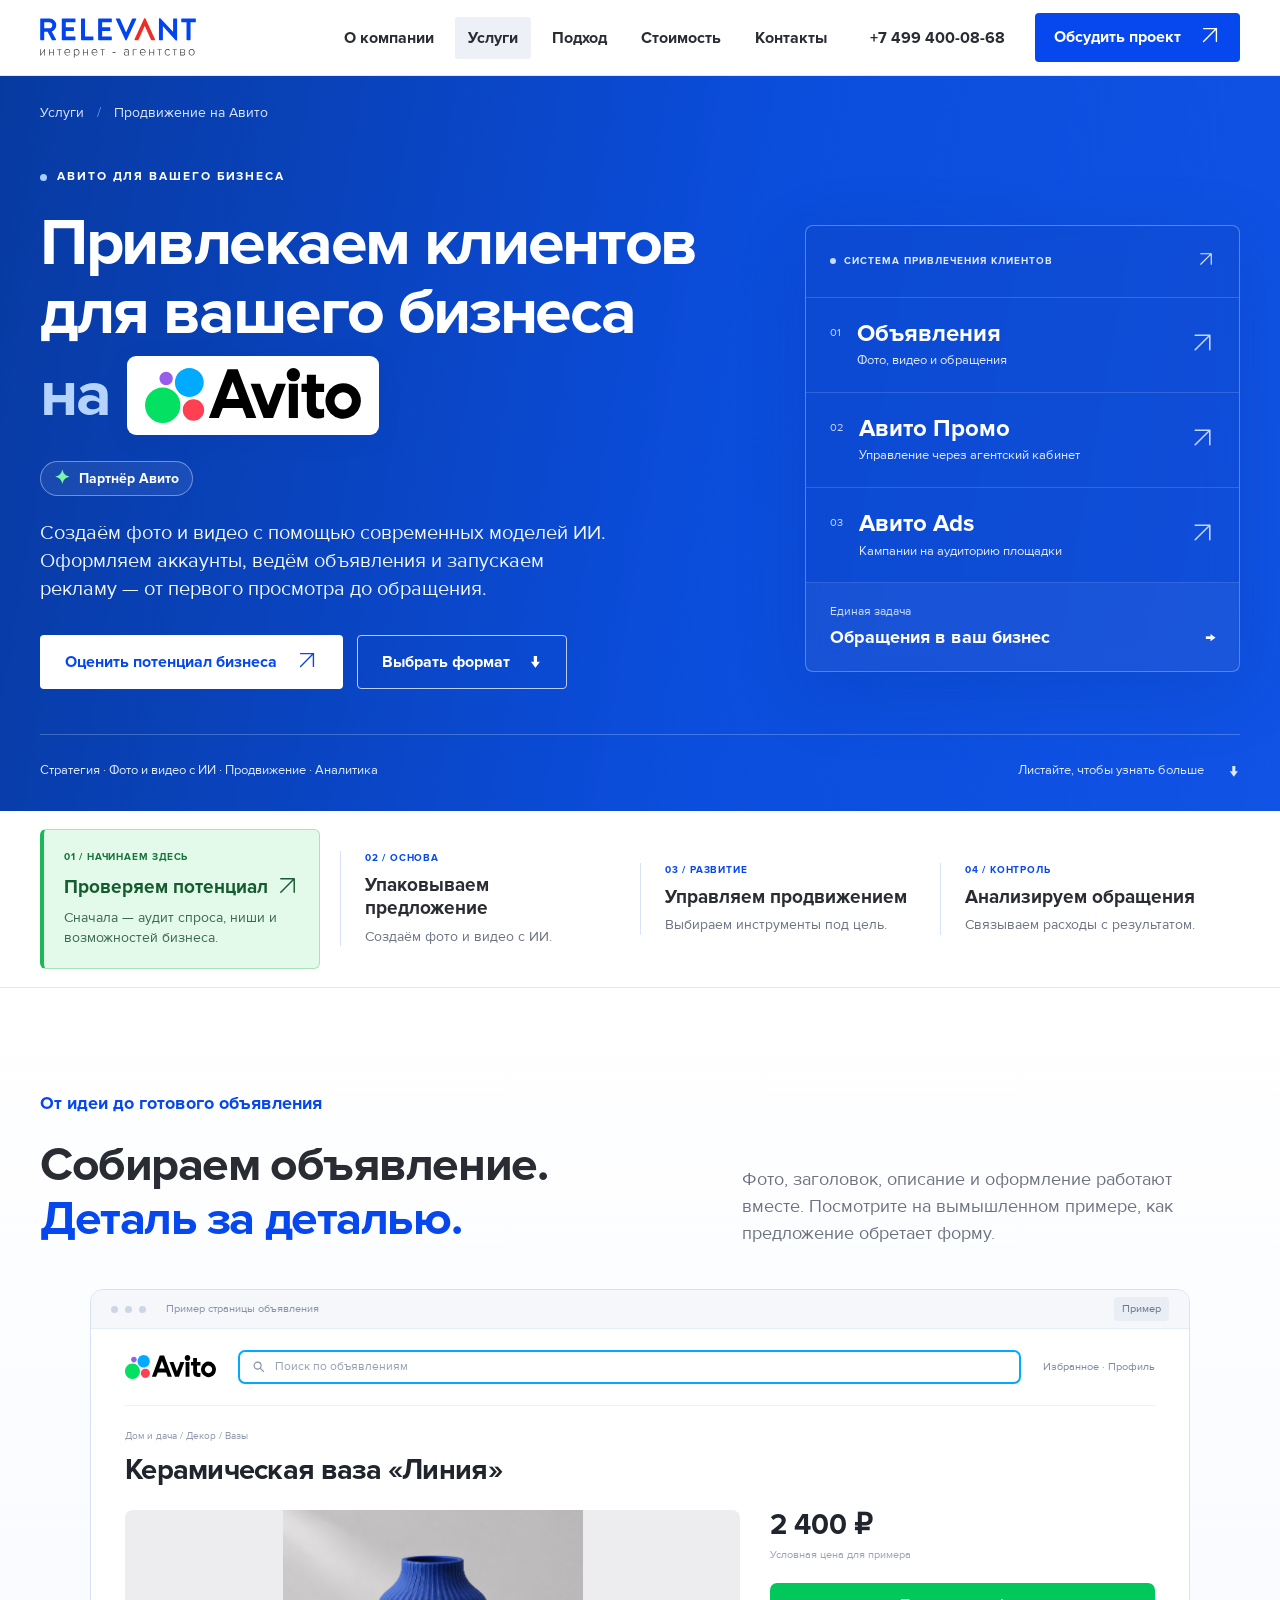
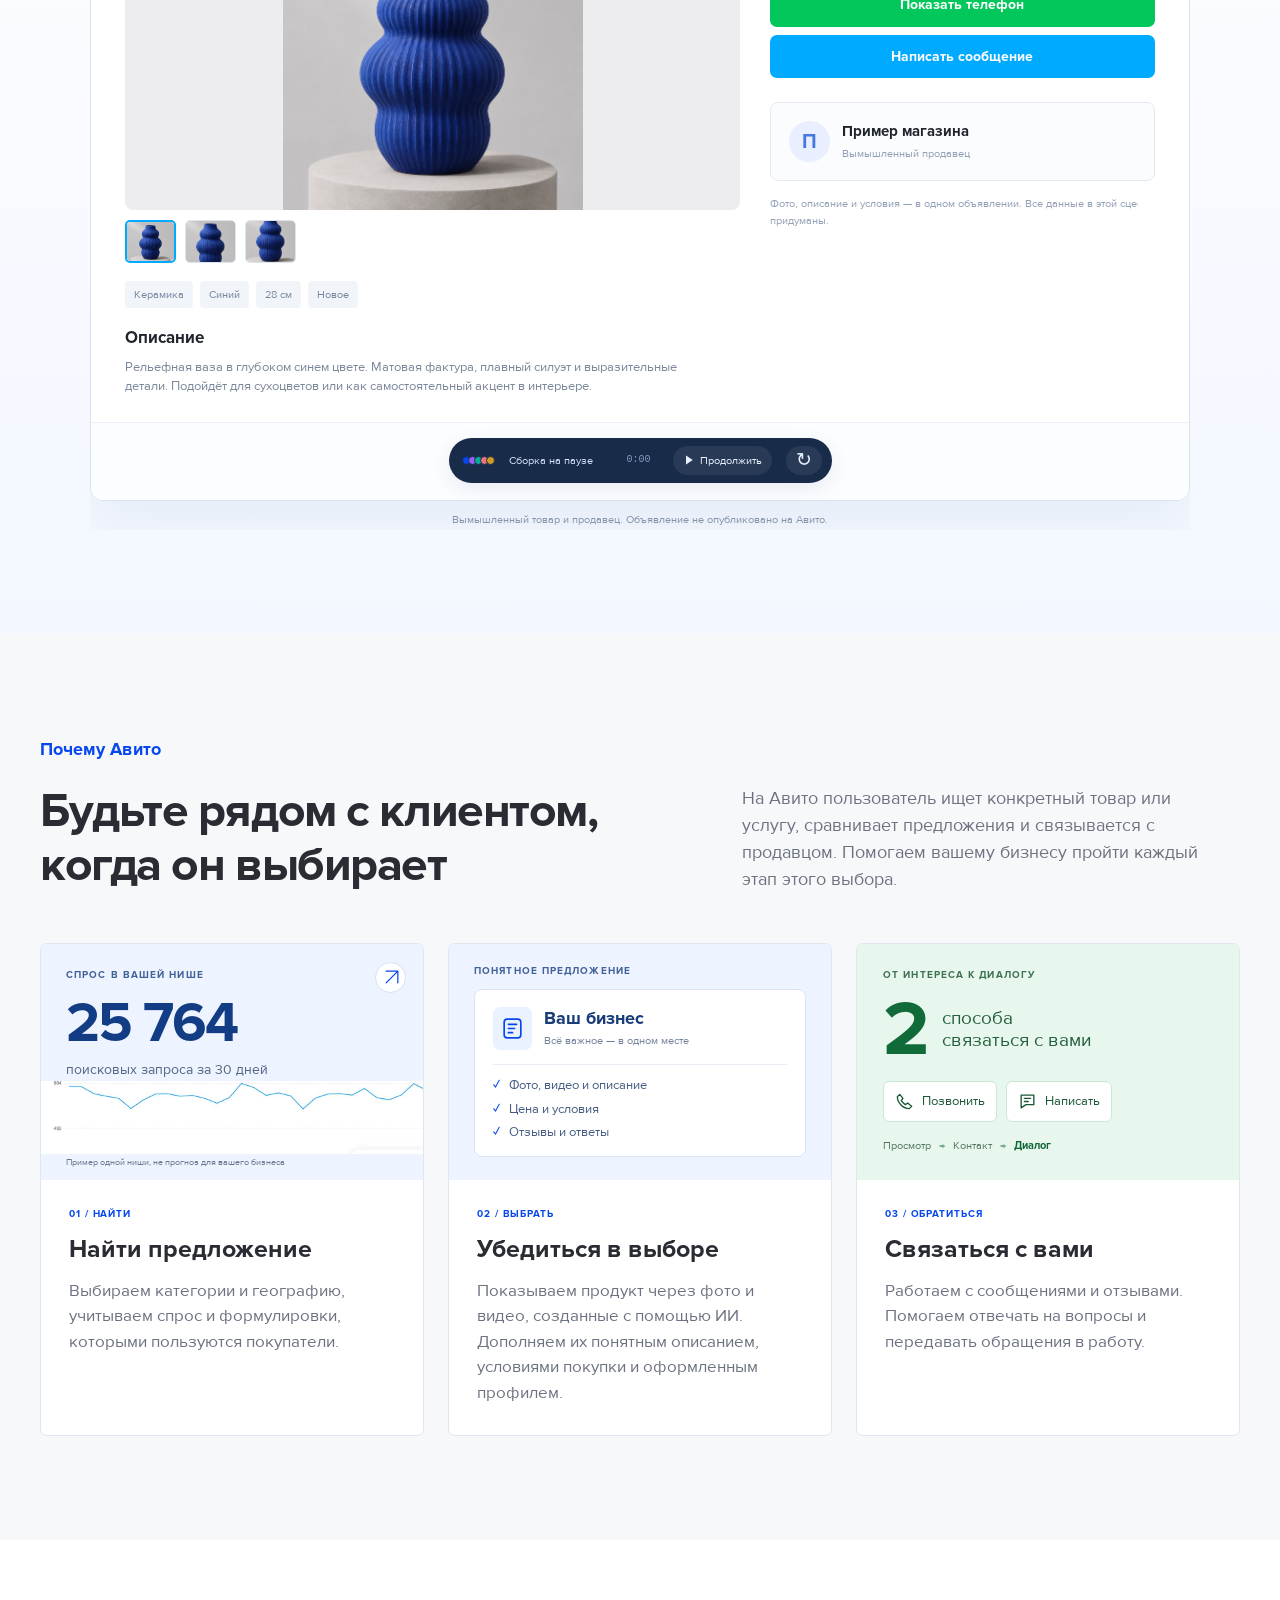
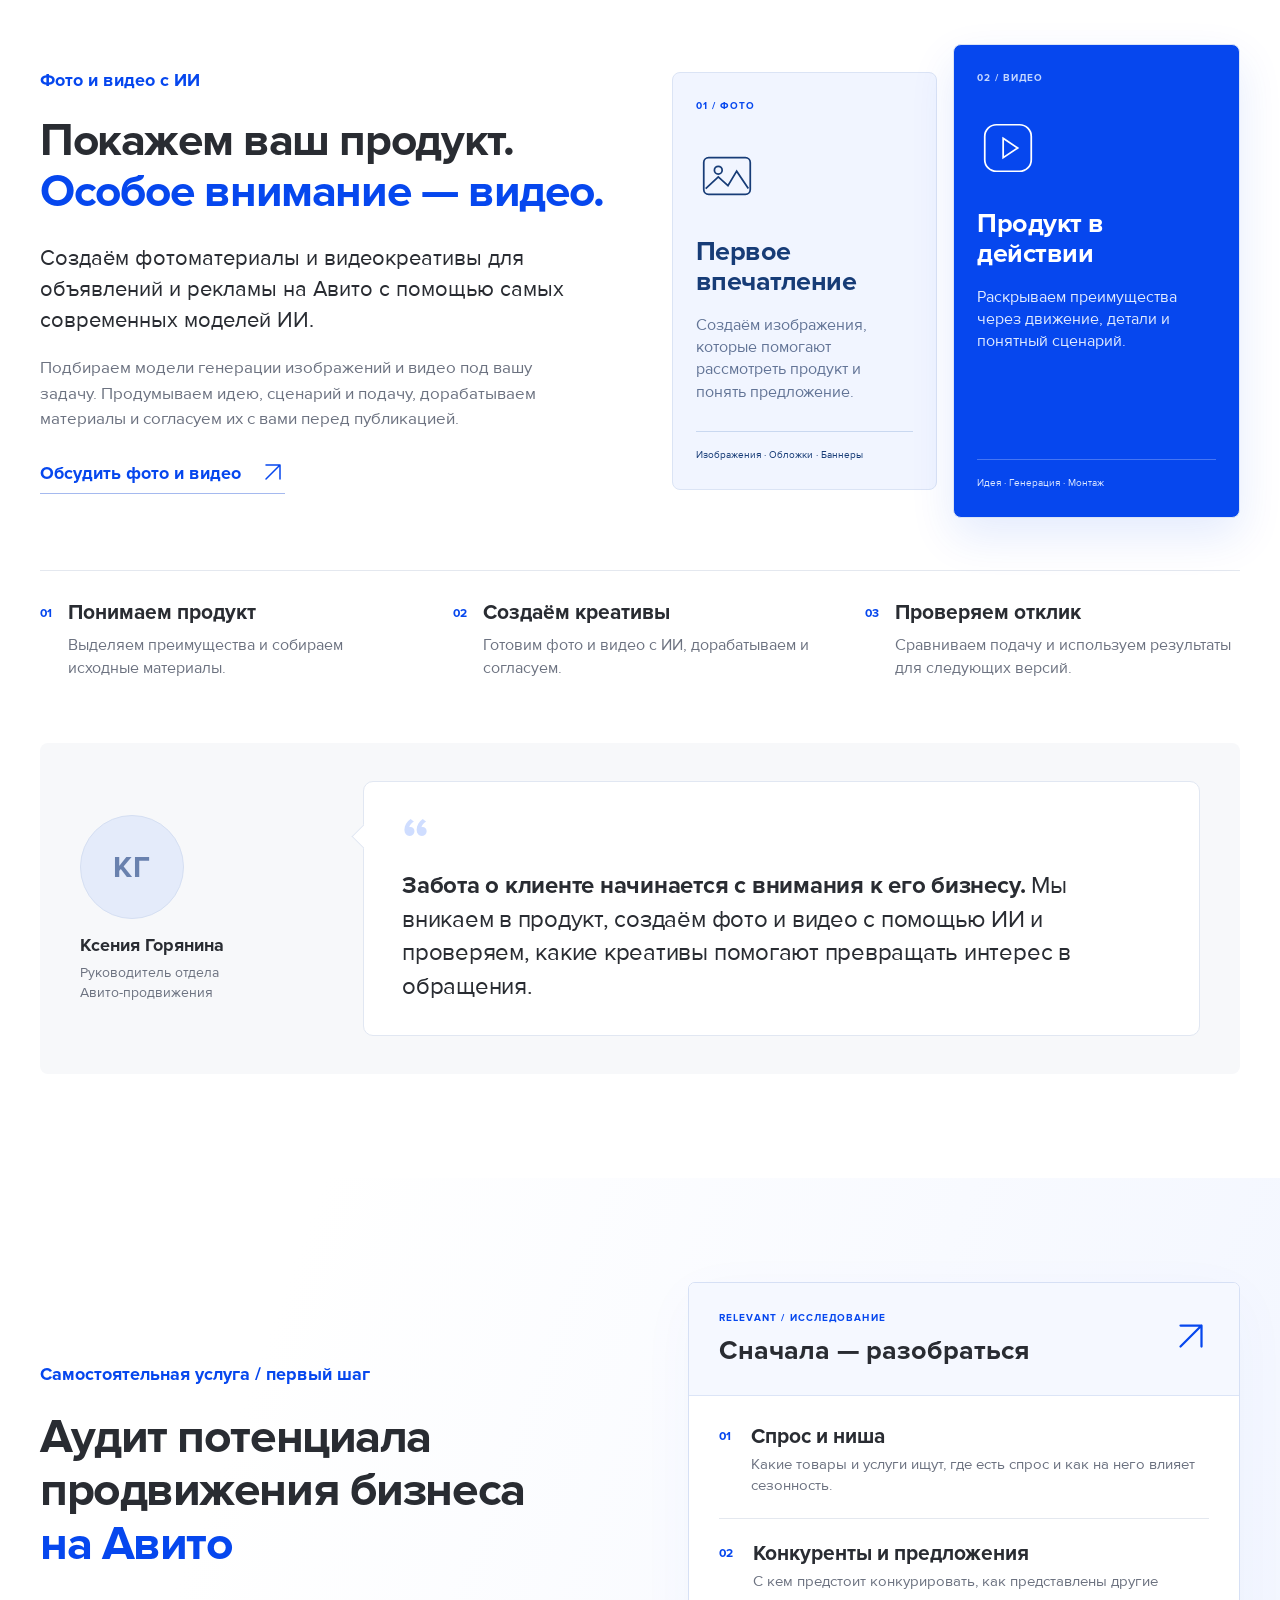
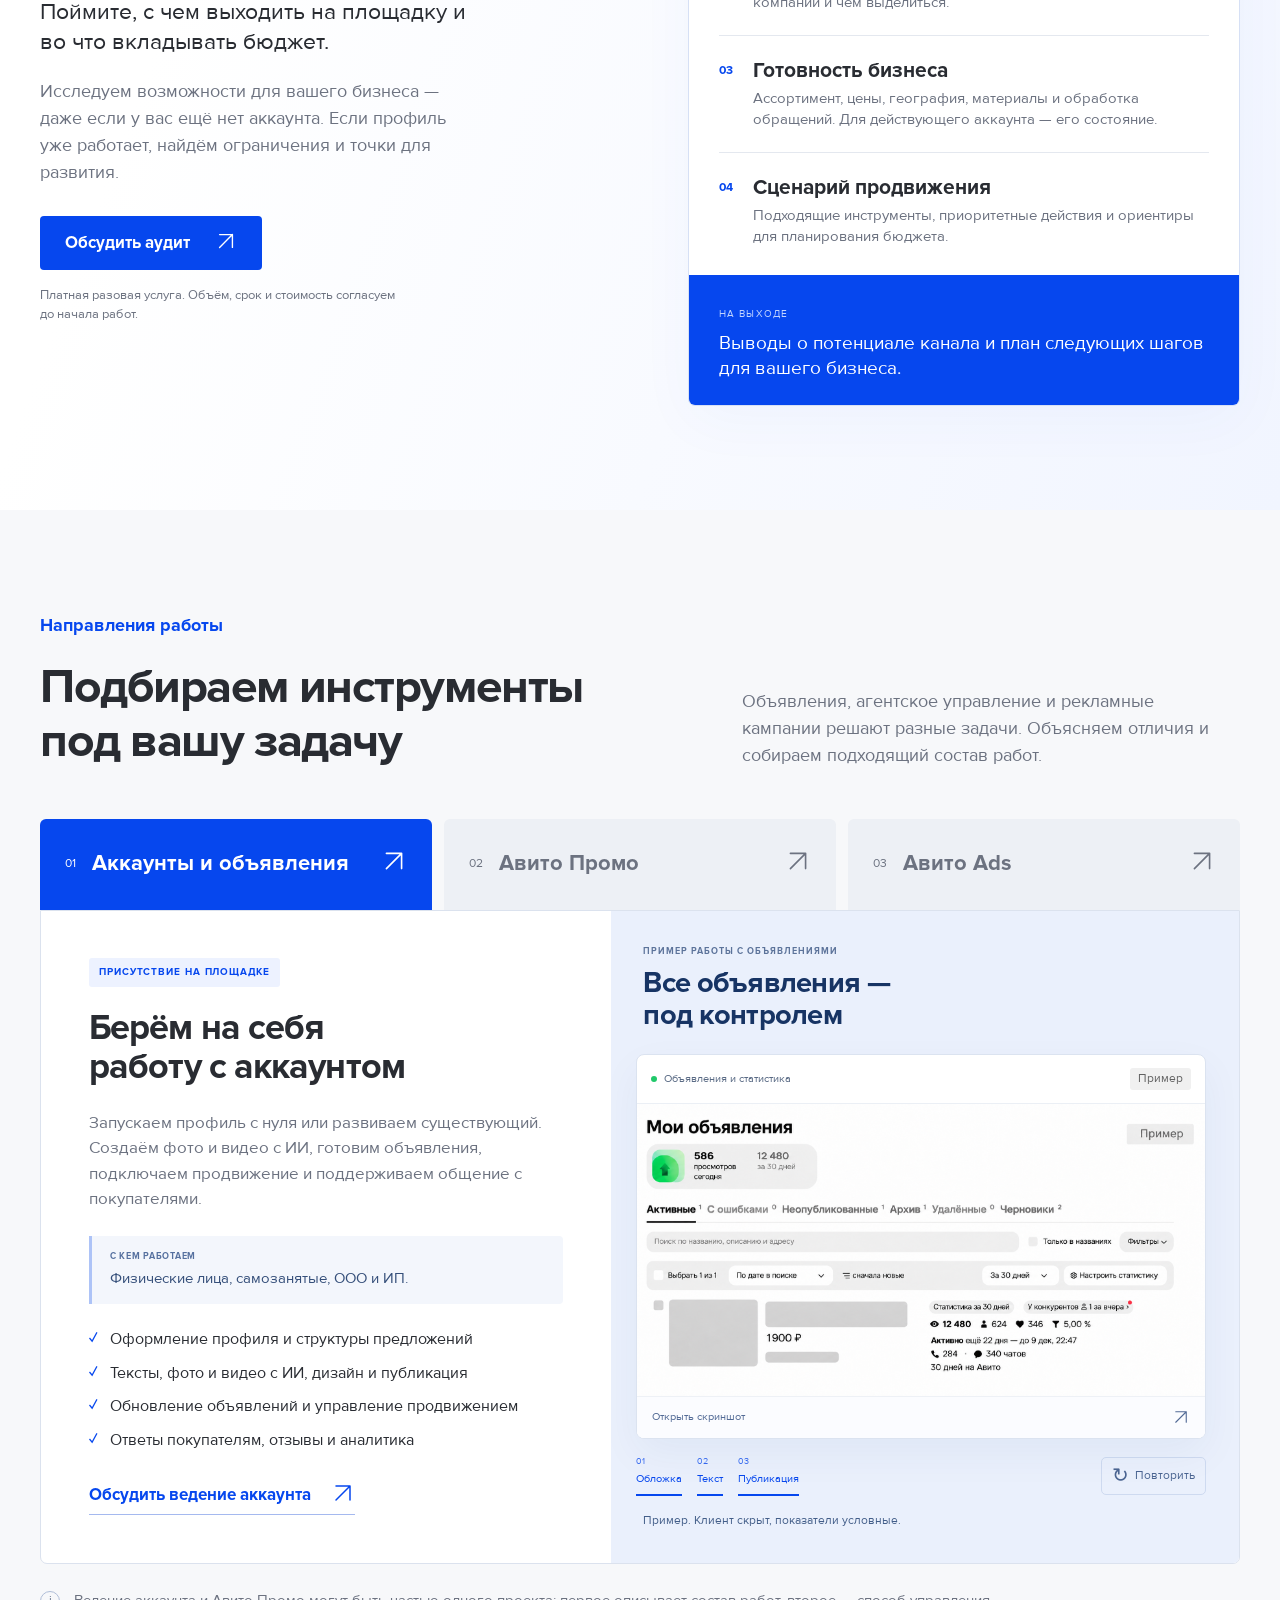
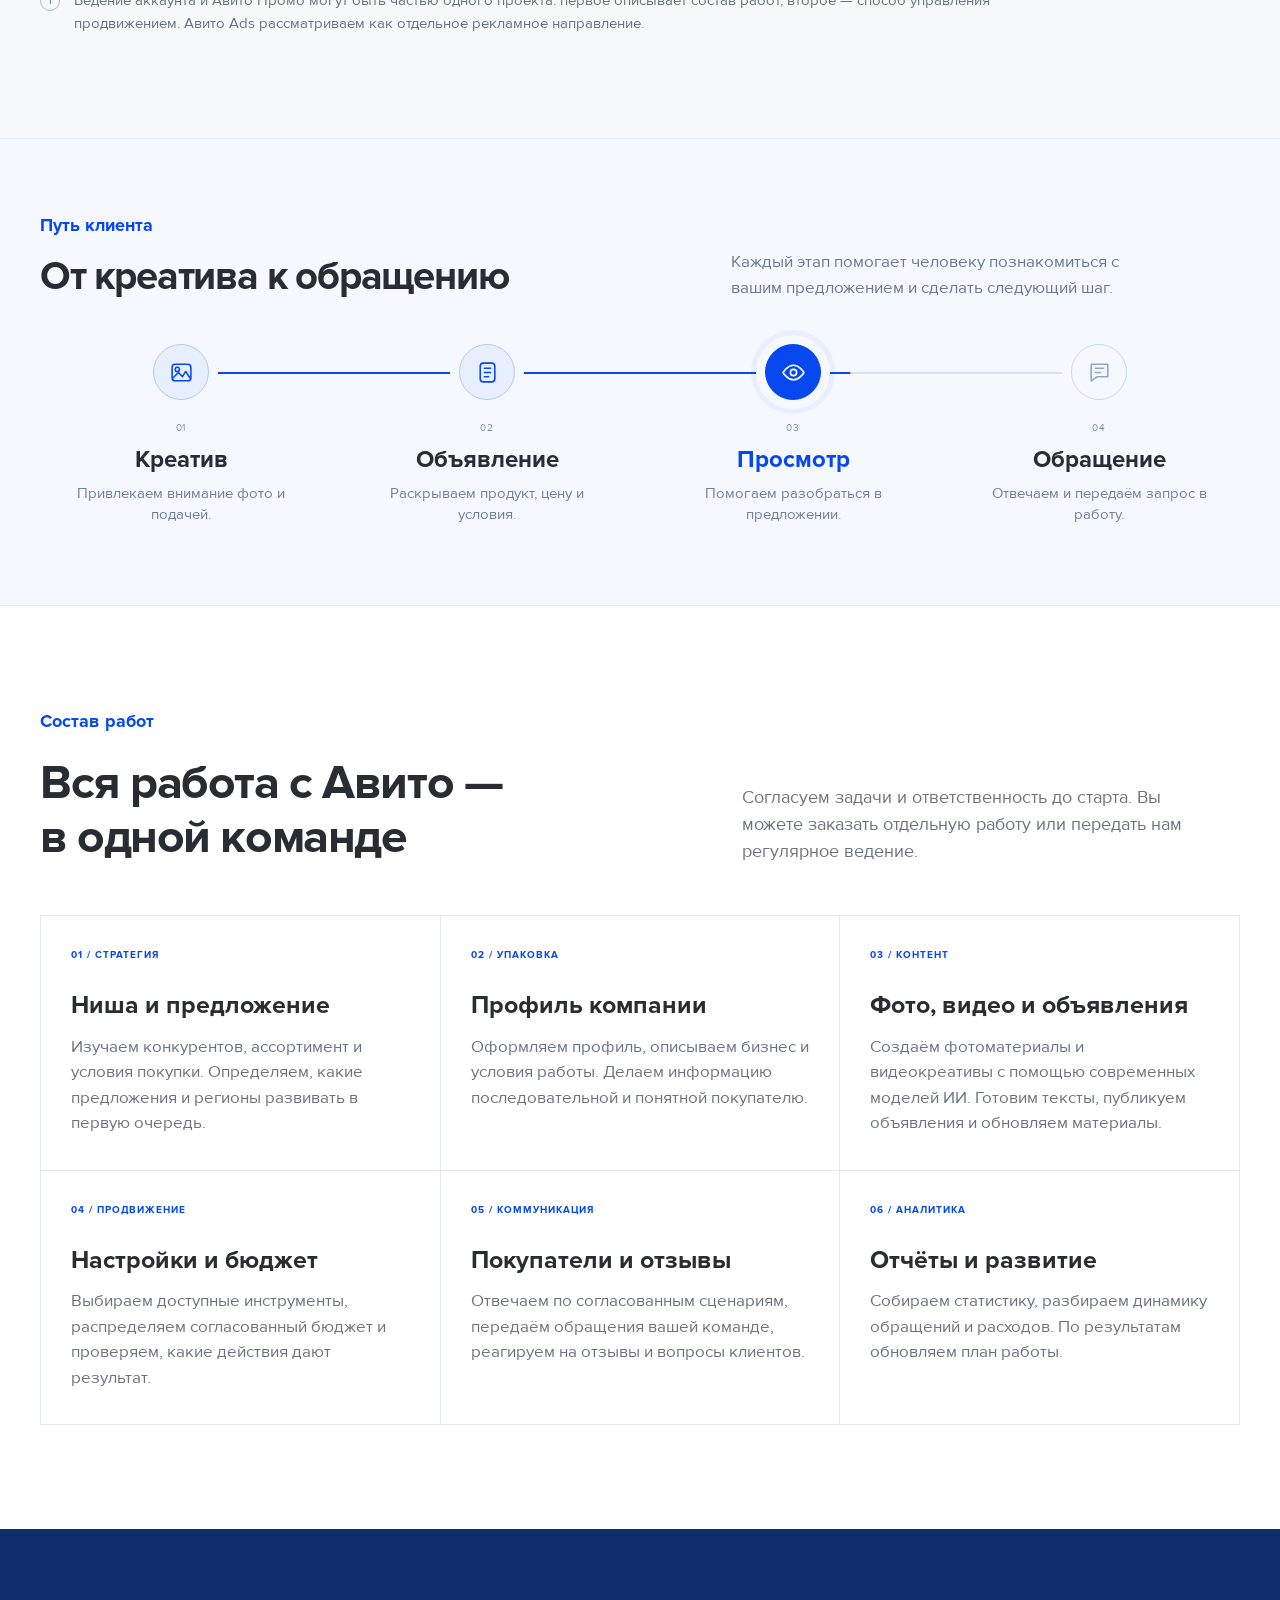
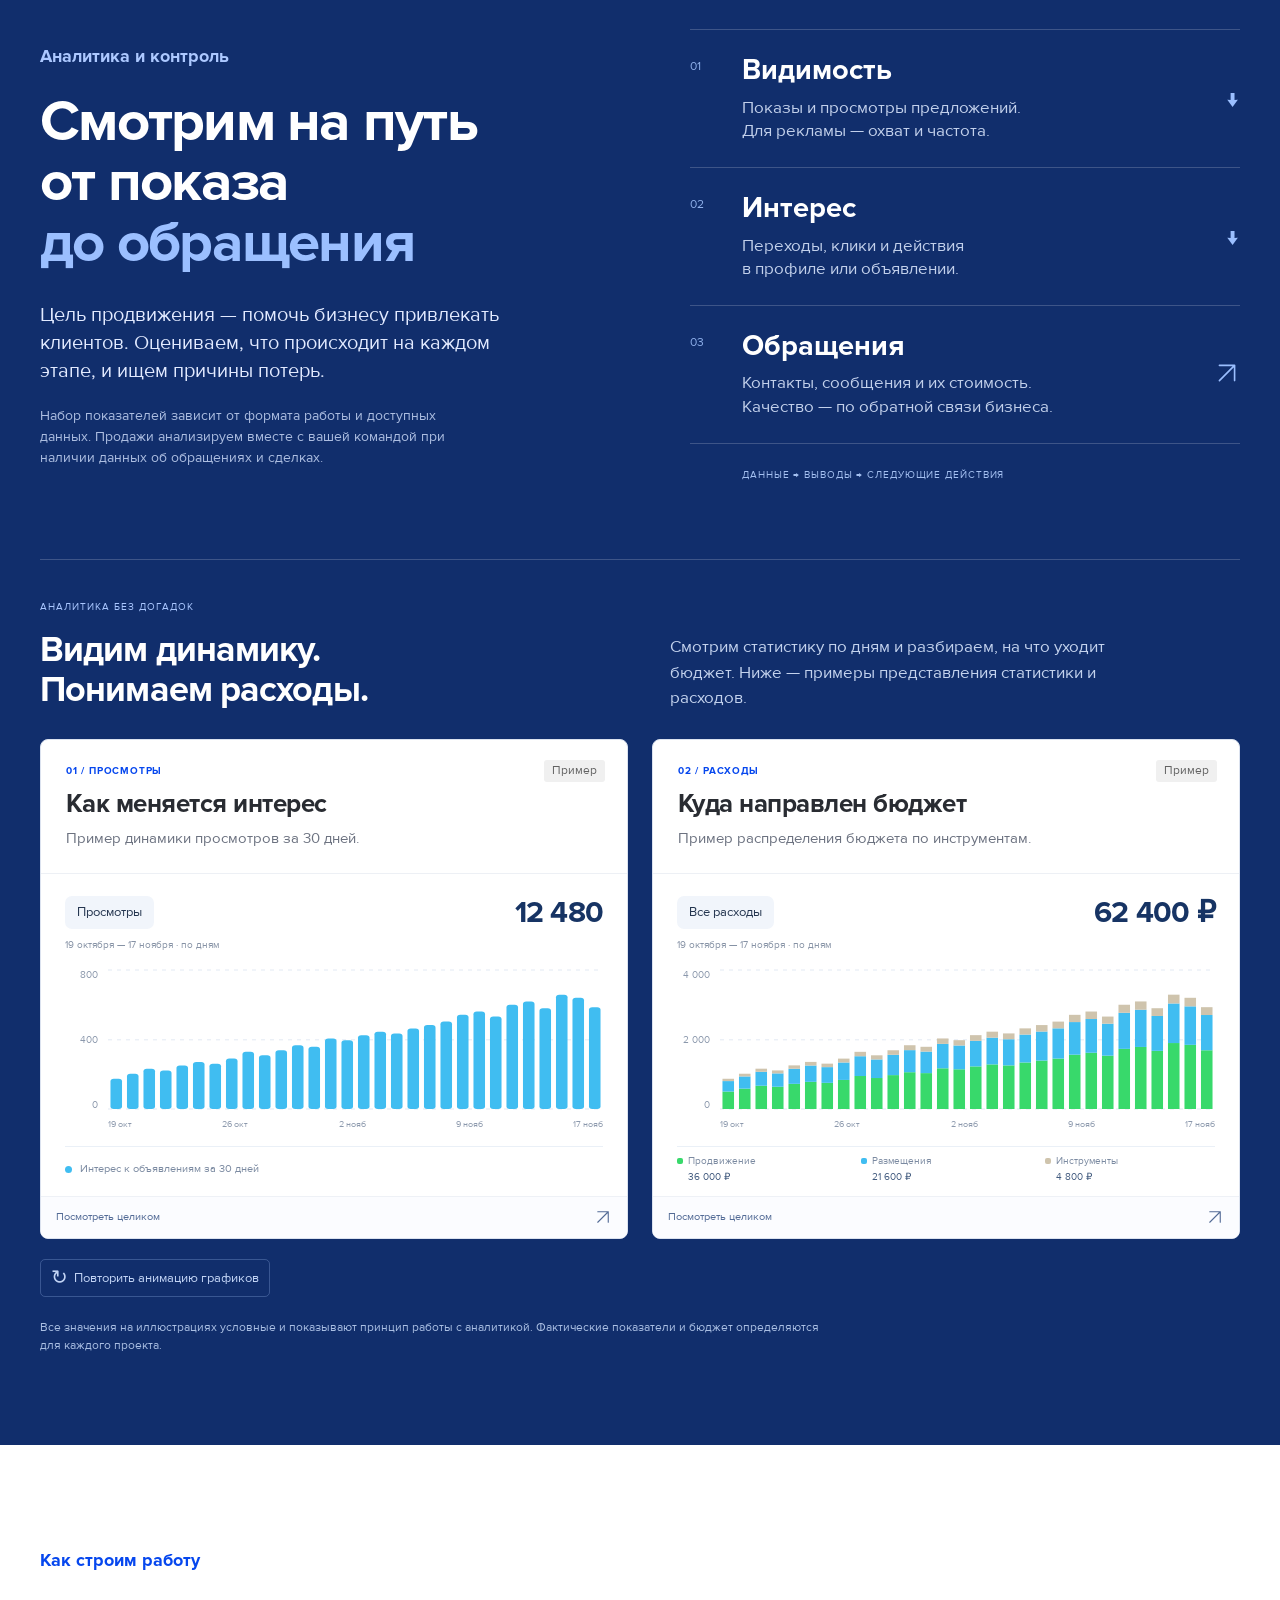
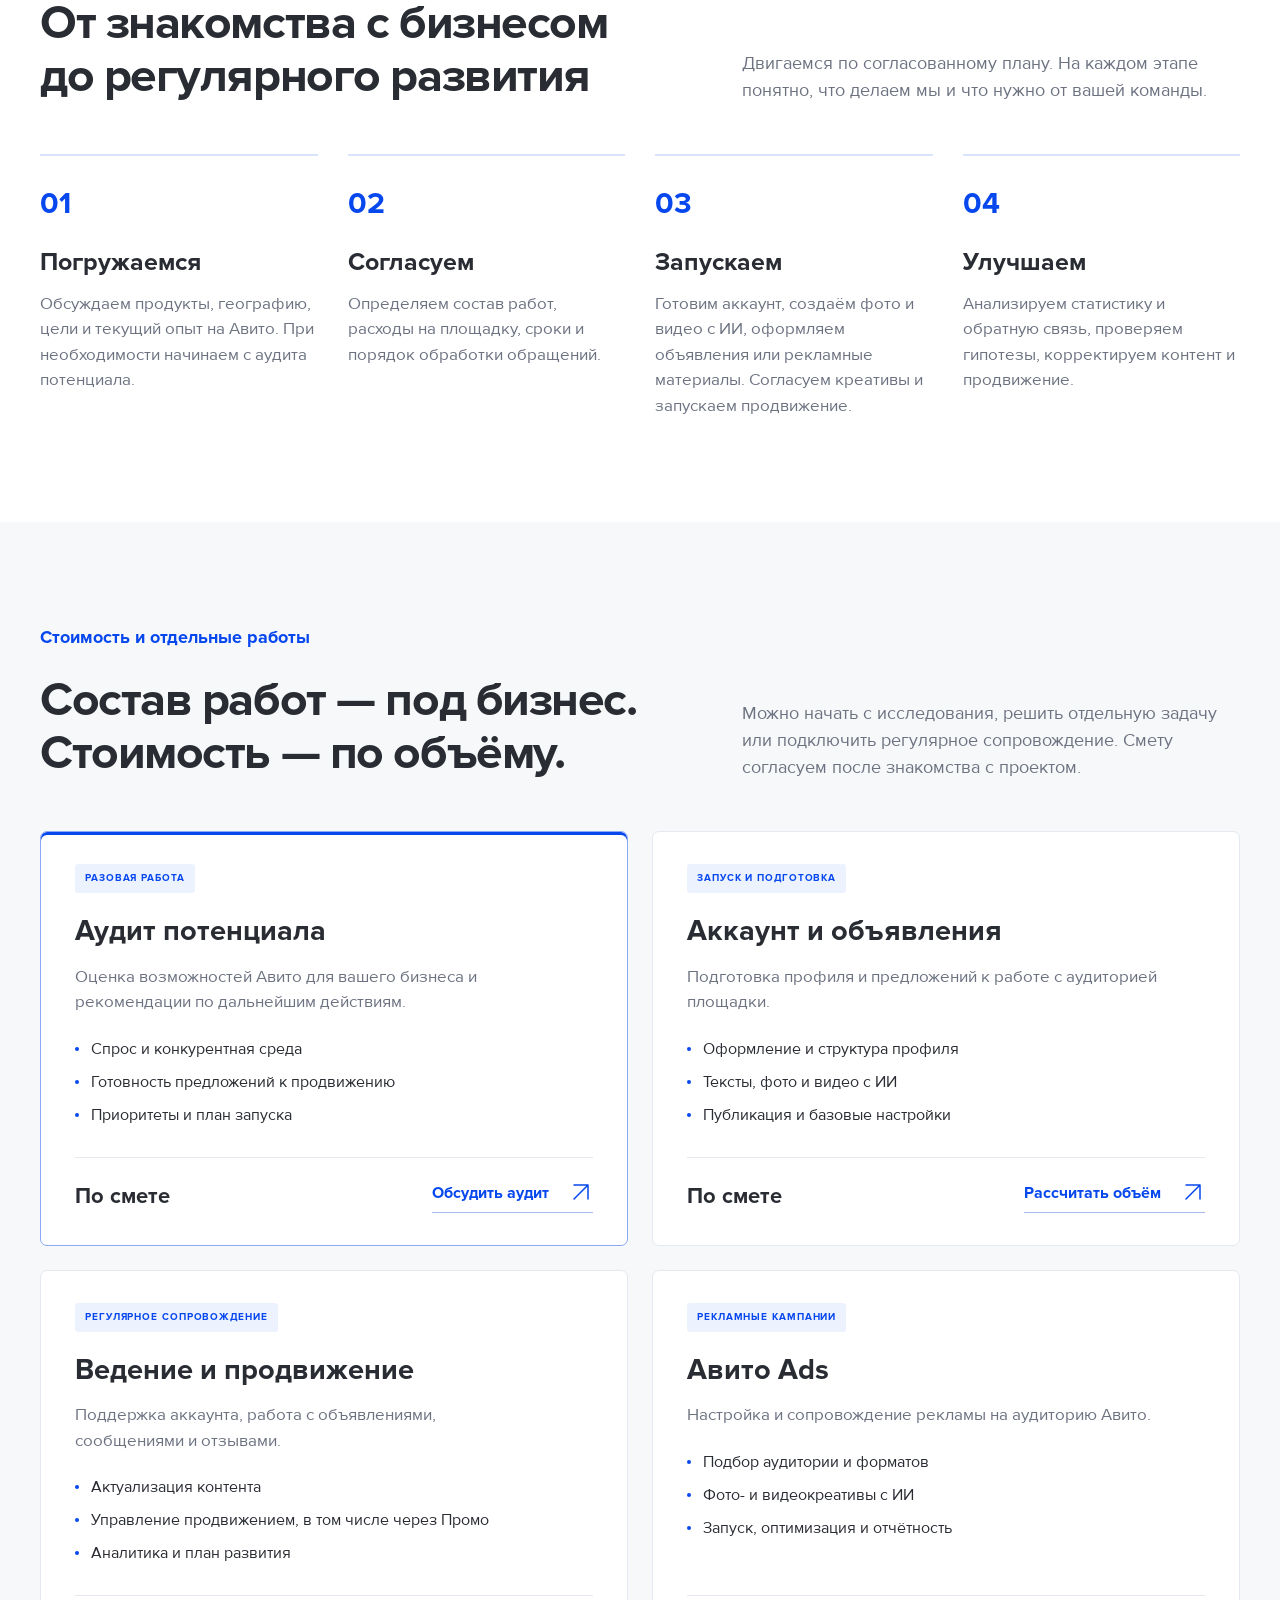
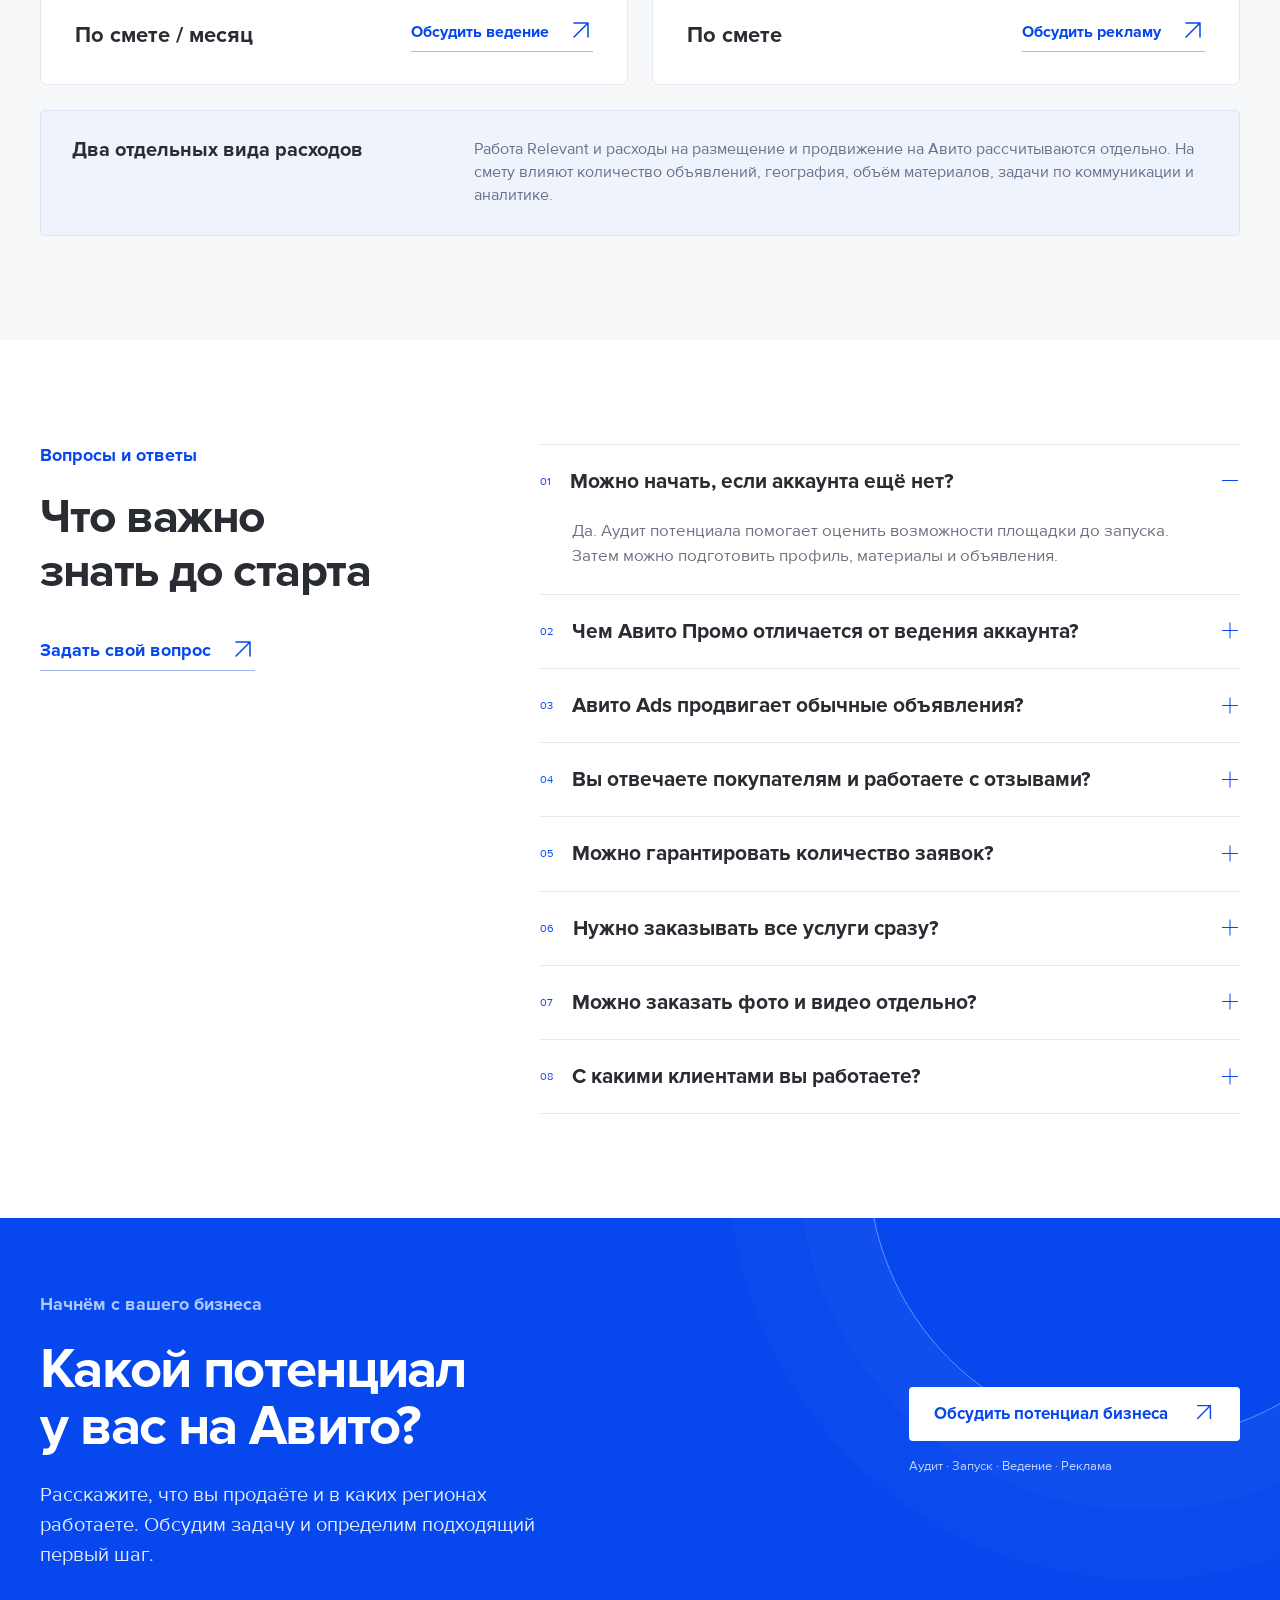
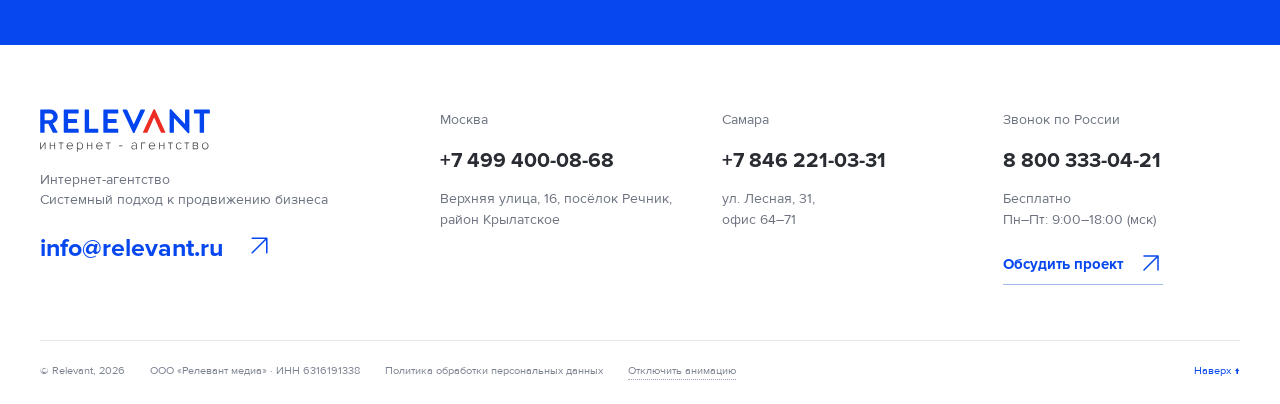
<file: index.html>
<!doctype html>
<html lang="ru">
<head>
  <meta charset="UTF-8">
  <meta name="viewport" content="width=device-width, initial-scale=1">
  <meta name="theme-color" content="#0647ee">
  <title>Продвижение бизнеса на Авито — аудит, ведение и реклама | Relevant</title>
  <meta name="description" content="Продвижение на Авито с Relevant: фото и видео с современными моделями ИИ, аудит, ведение объявлений, Авито Промо и Ads. Креативы, обращения и аналитика.">
  <link rel="icon" href="assets/favicon.svg" type="image/svg+xml">
  <link rel="preload" href="assets/proxima-regular.ttf" as="font" type="font/ttf" crossorigin>
  <link rel="preload" href="assets/proxima-bold.otf" as="font" type="font/otf" crossorigin>
  <link rel="stylesheet" href="styles-sw14.css">
  <script src="app-sw14.js" defer></script>
</head>
<body>
  <a class="skip" href="#main">Перейти к содержанию</a>
  <header class="site-header">
    <div class="container header-inner">
      <a class="logo" href="https://relevant.ru/" aria-label="Relevant — главная"><img src="assets/logo.svg" width="195" height="50" alt="Relevant — интернет-агентство"></a>
      <nav class="desktop-nav" aria-label="Основная навигация">
        <a href="https://relevant.ru/about/">О компании</a>
        <a class="current" href="#formats" aria-current="page">Услуги</a>
        <a href="#process">Подход</a>
        <a href="#pricing">Стоимость</a>
        <a href="#contacts">Контакты</a>
      </nav>
      <a class="header-phone" href="tel:+74994000868">+7 499 400-08-68</a>
      <button class="button small header-cta" data-brief="Обсудить продвижение">Обсудить проект <span aria-hidden="true"><svg class="icon-arrow" viewBox="0 0 24 24" aria-hidden="true"><path d="M5 19 19 5M5 5h14v14"/></svg></span></button>
      <button class="menu-toggle" aria-label="Открыть меню" aria-controls="mobile-nav" aria-expanded="false"><span></span><span></span></button>
    </div>
    <nav id="mobile-nav" class="mobile-nav" aria-label="Мобильная навигация" hidden>
      <a href="#creatives">Фото и видео с ИИ</a><a href="#audit">Аудит потенциала</a><a href="#formats">Направления работы</a><a href="#process">Наш подход</a><a href="#pricing">Стоимость</a><a href="#contacts">Контакты</a>
      <a href="tel:+74994000868">+7 499 400-08-68</a>
    </nav>
  </header>

  <main id="main">
    <section class="hero" aria-labelledby="hero-title">
      <video class="hero-video" autoplay loop muted playsinline preload="metadata" aria-hidden="true" tabindex="-1"><source src="assets/hero.mp4" type="video/mp4"></video>
      <div class="hero-shade"></div>
      <div class="container hero-inner">
        <div class="breadcrumb"><a href="https://relevant.ru/services/">Услуги</a><span aria-hidden="true">/</span><span>Продвижение на Авито</span></div>
        <div class="hero-content">
          <div class="hero-copy">
            <p class="hero-eyebrow"><span></span> АВИТО ДЛЯ ВАШЕГО БИЗНЕСА</p>
            <h1 id="hero-title">Привлекаем клиентов<br>для вашего бизнеса<br><span class="hero-platform">на <span class="avito-logo-frame"><img src="assets/avito-logo.svg" width="1494" height="379" alt="Авито" class="hero-avito-logo"></span></span></h1>
            <p class="partner-badge"><span aria-hidden="true">✦</span> Партнёр Авито</p>
            <p class="hero-description">Создаём фото и видео с помощью современных моделей ИИ. Оформляем аккаунты, ведём объявления и запускаем рекламу — от первого просмотра до обращения.</p>
            <div class="hero-actions"><button class="button white" data-brief="Аудит потенциала продвижения">Оценить потенциал бизнеса <span aria-hidden="true"><svg class="icon-arrow" viewBox="0 0 24 24" aria-hidden="true"><path d="M5 19 19 5M5 5h14v14"/></svg></span></button><a class="button outline-white" href="#formats">Выбрать формат <span aria-hidden="true">↓</span></a></div>
          </div>
          <div class="hero-map" aria-label="Три направления: объявления, Авито Промо и Авито Ads">
            <div class="map-top"><span class="map-dot"></span> СИСТЕМА ПРИВЛЕЧЕНИЯ КЛИЕНТОВ <span aria-hidden="true"><svg class="icon-arrow" viewBox="0 0 24 24" aria-hidden="true"><path d="M5 19 19 5M5 5h14v14"/></svg></span></div>
            <div class="map-row"><span class="map-number">01</span><div><b>Объявления</b><span>Фото, видео и обращения</span></div><span class="map-icon" aria-hidden="true"><svg class="icon-arrow" viewBox="0 0 24 24" aria-hidden="true"><path d="M5 19 19 5M5 5h14v14"/></svg></span></div>
            <div class="map-row"><span class="map-number">02</span><div><b>Авито Промо</b><span>Управление через агентский кабинет</span></div><span class="map-icon" aria-hidden="true"><svg class="icon-arrow" viewBox="0 0 24 24" aria-hidden="true"><path d="M5 19 19 5M5 5h14v14"/></svg></span></div>
            <div class="map-row"><span class="map-number">03</span><div><b>Авито Ads</b><span>Кампании на аудиторию площадки</span></div><span class="map-icon" aria-hidden="true"><svg class="icon-arrow" viewBox="0 0 24 24" aria-hidden="true"><path d="M5 19 19 5M5 5h14v14"/></svg></span></div>
            <div class="map-bottom"><span>Единая задача</span><strong>Обращения в ваш бизнес <span aria-hidden="true">→</span></strong></div>
          </div>
        </div>
        <div class="hero-foot"><span>Стратегия · Фото и видео с ИИ · Продвижение · Аналитика</span><a href="#why">Листайте, чтобы узнать больше <span aria-hidden="true">↓</span></a></div>
      </div>
    </section>

    <div class="quick-strip"><div class="container quick-grid">
      <div class="quick-audit"><a href="#audit"><span>01 / НАЧИНАЕМ ЗДЕСЬ</span><b>Проверяем потенциал <i aria-hidden="true"><svg class="icon-arrow" viewBox="0 0 24 24" aria-hidden="true"><path d="M5 19 19 5M5 5h14v14"/></svg></i></b><p>Сначала — аудит спроса, ниши и возможностей бизнеса.</p></a></div>
      <div><span>02 / ОСНОВА</span><b>Упаковываем предложение</b><p>Создаём фото и видео с ИИ.</p></div>
      <div><span>03 / РАЗВИТИЕ</span><b>Управляем продвижением</b><p>Выбираем инструменты под цель.</p></div>
      <div><span>04 / КОНТРОЛЬ</span><b>Анализируем обращения</b><p>Связываем расходы с результатом.</p></div>
    </div></div>

    <section class="section swarm-stage-section" id="listing-build" aria-labelledby="listing-build-title">
      <div class="container">
        <p class="eyebrow">От идеи до готового объявления</p>
        <div class="section-intro swarm-stage-intro"><h2 id="listing-build-title">Собираем объявление.<br><span>Деталь за деталью.</span></h2><p>Фото, заголовок, описание и оформление работают вместе. Посмотрите на вымышленном примере, как предложение обретает форму.</p></div>
        <iframe class="swarm-embed" data-swarm-embed src="swarm-example.html?v=14" title="Анимация сборки вымышленного объявления на Авито" loading="lazy" height="820" referrerpolicy="same-origin"></iframe>
      </div>
    </section>

    <section class="section soft" id="why" aria-labelledby="why-title">
      <div class="container">
        <p class="eyebrow">Почему Авито</p>
        <div class="section-intro"><h2 id="why-title">Будьте рядом с клиентом,<br>когда он выбирает</h2><p>На Авито пользователь ищет конкретный товар или услугу, сравнивает предложения и связывается с продавцом. Помогаем вашему бизнесу пройти каждый этап этого выбора.</p></div>
        <div class="journey journey-rich">
          <article>
            <div class="journey-media demand-media"><span class="media-overline">СПРОС В ВАШЕЙ НИШЕ</span><strong>25 764</strong><span class="media-subtitle">поисковых запроса за 30 дней</span><div class="demand-chart"><img src="assets/avito-demand.png" width="1280" height="728" alt="Фрагмент графика поискового спроса на Авито" loading="lazy"></div><button class="media-expand" data-capture="assets/avito-demand.png" data-caption="Аналитика спроса на Авито — пример выбранной ниши" aria-label="Посмотреть скриншот аналитики спроса"><svg class="icon-arrow" viewBox="0 0 24 24" aria-hidden="true"><path d="M5 19 19 5M5 5h14v14"/></svg></button><span class="media-footnote">Пример одной ниши, не прогноз для вашего бизнеса</span></div>
            <div class="journey-copy"><span class="journey-step">01 / НАЙТИ</span><h3>Найти предложение</h3><p>Выбираем категории и географию, учитываем спрос и формулировки, которыми пользуются покупатели.</p></div>
          </article>
          <article>
            <div class="journey-media offer-media"><span class="media-overline">ПОНЯТНОЕ ПРЕДЛОЖЕНИЕ</span><div class="offer-card"><div class="offer-card-top"><span class="offer-symbol" aria-hidden="true"><svg viewBox="0 0 24 24"><rect x="4" y="3" width="16" height="18" rx="3"/><path d="M8 8h8M8 12h6M8 16h4"/></svg></span><div><b>Ваш бизнес</b><span>Всё важное — в одном месте</span></div></div><ul class="offer-points"><li><span aria-hidden="true">✓</span>Фото, видео и описание</li><li><span aria-hidden="true">✓</span>Цена и условия</li><li><span aria-hidden="true">✓</span>Отзывы и ответы</li></ul></div></div>
            <div class="journey-copy"><span class="journey-step">02 / ВЫБРАТЬ</span><h3>Убедиться в выборе</h3><p>Показываем продукт через фото и видео, созданные с помощью ИИ. Дополняем их понятным описанием, условиями покупки и оформленным профилем.</p></div>
          </article>
          <article>
            <div class="journey-media contact-media"><span class="media-overline">ОТ ИНТЕРЕСА К ДИАЛОГУ</span><div class="contact-number"><strong>2</strong><span>способа<br>связаться с вами</span></div><div class="contact-channels"><span><svg viewBox="0 0 24 24" aria-hidden="true"><path d="M6 3 3 6c0 7.7 7.3 15 15 15l3-3-5-4-3 2a14 14 0 0 1-5-5l2-3Z"/></svg>Позвонить</span><span><svg viewBox="0 0 24 24" aria-hidden="true"><path d="M4 4h16v12H10l-6 4Z"/><path d="M8 8h8M8 12h5"/></svg>Написать</span></div><div class="contact-route"><span>Просмотр</span><i>→</i><span>Контакт</span><i>→</i><b>Диалог</b></div></div>
            <div class="journey-copy"><span class="journey-step">03 / ОБРАТИТЬСЯ</span><h3>Связаться с вами</h3><p>Работаем с сообщениями и отзывами. Помогаем отвечать на вопросы и передавать обращения в работу.</p></div>
          </article>
        </div>
      </div>
    </section>

    <section class="section creative-section" id="creatives" aria-labelledby="creatives-title">
      <div class="container">
        <div class="creative-layout">
          <div class="creative-copy">
            <p class="eyebrow">Фото и видео с ИИ</p>
            <h2 id="creatives-title">Покажем ваш продукт.<br><span>Особое внимание — видео.</span></h2>
            <p class="creative-lead">Создаём фотоматериалы и видеокреативы для объявлений и рекламы на Авито с помощью самых современных моделей ИИ.</p>
            <p class="creative-description">Подбираем модели генерации изображений и видео под вашу задачу. Продумываем идею, сценарий и подачу, дорабатываем материалы и согласуем их с вами перед публикацией.</p>
            <button class="text-link" data-brief="Фото и видео с ИИ для Авито">Обсудить фото и видео <span aria-hidden="true"><svg class="icon-arrow" viewBox="0 0 24 24" aria-hidden="true"><path d="M5 19 19 5M5 5h14v14"/></svg></span></button>
          </div>
          <div class="creative-formats" aria-label="Два формата креативов: фото и видео">
            <article class="creative-format creative-photo">
              <span class="creative-format-number">01 / ФОТО</span>
              <svg class="creative-format-icon" viewBox="0 0 64 64" aria-hidden="true"><rect x="8" y="13" width="48" height="38" rx="5"/><circle cx="23" cy="26" r="4"/><path d="m10 45 13-12 10 9 9-15 12 18"/></svg>
              <h3>Первое впечатление</h3>
              <p>Создаём изображения, которые помогают рассмотреть продукт и понять предложение.</p>
              <span class="creative-format-detail">Изображения · Обложки · Баннеры</span>
            </article>
            <article class="creative-format creative-video">
              <span class="creative-format-number">02 / ВИДЕО</span>
              <svg class="creative-format-icon" viewBox="0 0 64 64" aria-hidden="true"><rect x="8" y="8" width="48" height="48" rx="12"/><path d="m27 22 15 10-15 10Z"/></svg>
              <h3>Продукт в действии</h3>
              <p>Раскрываем преимущества через движение, детали и понятный сценарий.</p>
              <span class="creative-format-detail">Идея · Генерация · Монтаж</span>
            </article>
          </div>
        </div>
        <ol class="creative-process" aria-label="Как создаём креативы">
          <li><span>01</span><div><h3>Понимаем продукт</h3><p>Выделяем преимущества и собираем исходные материалы.</p></div></li>
          <li><span>02</span><div><h3>Создаём креативы</h3><p>Готовим фото и видео с ИИ, дорабатываем и согласуем.</p></div></li>
          <li><span>03</span><div><h3>Проверяем отклик</h3><p>Сравниваем подачу и используем результаты для следующих версий.</p></div></li>
        </ol>
        <aside class="expert-comment" aria-label="Комментарий руководителя отдела Авито-продвижения">
          <div class="expert-person">
            <div class="expert-avatar" data-photo-placeholder="kseniya-goryanina" role="img" aria-label="Место для фото Ксении Горяниной"><span aria-hidden="true">КГ</span></div>
            <div><p class="expert-name">Ксения Горянина</p><p class="expert-role">Руководитель отдела<br>Авито-продвижения</p></div>
          </div>
          <blockquote class="expert-bubble"><span class="expert-quote-mark" aria-hidden="true">“</span><p><strong>Забота о клиенте начинается с внимания к его бизнесу.</strong> Мы вникаем в продукт, создаём фото и видео с помощью ИИ и проверяем, какие креативы помогают превращать интерес в обращения.</p></blockquote>
        </aside>
      </div>
    </section>

    <section class="section audit-section" id="audit" aria-labelledby="audit-title">
      <div class="container audit-layout">
        <div class="audit-copy">
          <p class="eyebrow">Самостоятельная услуга / первый шаг</p>
          <h2 id="audit-title">Аудит потенциала<br>продвижения бизнеса<br><span>на Авито</span></h2>
          <p class="lead">Поймите, с чем выходить на площадку и во что вкладывать бюджет.</p>
          <p>Исследуем возможности для вашего бизнеса — даже если у вас ещё нет аккаунта. Если профиль уже работает, найдём ограничения и точки для развития.</p>
          <button class="button" data-brief="Аудит потенциала продвижения">Обсудить аудит <span aria-hidden="true"><svg class="icon-arrow" viewBox="0 0 24 24" aria-hidden="true"><path d="M5 19 19 5M5 5h14v14"/></svg></span></button>
          <p class="micro">Платная разовая услуга. Объём, срок и стоимость согласуем до начала работ.</p>
        </div>
        <div class="audit-report">
          <div class="report-head"><div><span>RELEVANT / ИССЛЕДОВАНИЕ</span><h3>Сначала — разобраться</h3></div><span class="report-symbol" aria-hidden="true"><svg class="icon-arrow" viewBox="0 0 24 24" aria-hidden="true"><path d="M5 19 19 5M5 5h14v14"/></svg></span></div>
          <ol class="audit-list">
            <li><span>01</span><div><h4>Спрос и ниша</h4><p>Какие товары и услуги ищут, где есть спрос и как на него влияет сезонность.</p></div></li>
            <li><span>02</span><div><h4>Конкуренты и предложения</h4><p>С кем предстоит конкурировать, как представлены другие компании и чем выделиться.</p></div></li>
            <li><span>03</span><div><h4>Готовность бизнеса</h4><p>Ассортимент, цены, география, материалы и обработка обращений. Для действующего аккаунта — его состояние.</p></div></li>
            <li><span>04</span><div><h4>Сценарий продвижения</h4><p>Подходящие инструменты, приоритетные действия и ориентиры для планирования бюджета.</p></div></li>
          </ol>
          <div class="report-result"><span>НА ВЫХОДЕ</span><p>Выводы о потенциале канала и план следующих шагов для вашего бизнеса.</p></div>
        </div>
      </div>
    </section>

    <section class="section soft formats-section" id="formats" aria-labelledby="formats-title">
      <div class="container">
        <p class="eyebrow">Направления работы</p>
        <div class="section-intro"><h2 id="formats-title">Подбираем инструменты<br>под вашу задачу</h2><p>Объявления, агентское управление и рекламные кампании решают разные задачи. Объясняем отличия и собираем подходящий состав работ.</p></div>
        <div class="format-tabs" role="tablist" aria-label="Форматы продвижения">
          <button id="tab-account" class="format-tab" role="tab" aria-selected="true" aria-controls="panel-account" tabindex="0"><span>01</span><strong>Аккаунты и объявления</strong><span aria-hidden="true"><svg class="icon-arrow" viewBox="0 0 24 24" aria-hidden="true"><path d="M5 19 19 5M5 5h14v14"/></svg></span></button>
          <button id="tab-promo" class="format-tab" role="tab" aria-selected="false" aria-controls="panel-promo" tabindex="-1"><span>02</span><strong>Авито Промо</strong><span aria-hidden="true"><svg class="icon-arrow" viewBox="0 0 24 24" aria-hidden="true"><path d="M5 19 19 5M5 5h14v14"/></svg></span></button>
          <button id="tab-ads" class="format-tab" role="tab" aria-selected="false" aria-controls="panel-ads" tabindex="-1"><span>03</span><strong>Авито Ads</strong><span aria-hidden="true"><svg class="icon-arrow" viewBox="0 0 24 24" aria-hidden="true"><path d="M5 19 19 5M5 5h14v14"/></svg></span></button>
        </div>
        <div class="format-panel" id="panel-account" role="tabpanel" aria-labelledby="tab-account" tabindex="0">
          <div class="format-copy"><span class="tag">ПРИСУТСТВИЕ НА ПЛОЩАДКЕ</span><h3>Берём на себя<br>работу с аккаунтом</h3><p>Запускаем профиль с нуля или развиваем существующий. Создаём фото и видео с ИИ, готовим объявления, подключаем продвижение и поддерживаем общение с покупателями.</p><div class="format-audience"><span>С КЕМ РАБОТАЕМ</span><p>Физические лица, самозанятые, ООО и ИП.</p></div><ul class="check-list"><li>Оформление профиля и структуры предложений</li><li>Тексты, фото и видео с ИИ, дизайн и публикация</li><li>Обновление объявлений и управление продвижением</li><li>Ответы покупателям, отзывы и аналитика</li></ul><button class="text-link" data-brief="Создание и ведение аккаунта">Обсудить ведение аккаунта <span aria-hidden="true"><svg class="icon-arrow" viewBox="0 0 24 24" aria-hidden="true"><path d="M5 19 19 5M5 5h14v14"/></svg></span></button></div>
          <div class="format-visual screenshot-visual">
            <div class="screenshot-heading"><span class="media-overline">ПРИМЕР РАБОТЫ С ОБЪЯВЛЕНИЯМИ</span><h4>Все объявления —<br>под контролем</h4></div>
            <div class="listing-scene" data-listing-scene data-stage="4"><div class="capture-shell"><div class="capture-toolbar"><span class="capture-dot"></span><span>Объявления и статистика</span><span class="privacy-label example-inline">Пример</span></div><button class="capture-image" data-capture="assets/avito-account-example.png" data-caption="Мои объявления — пример с условными показателями" aria-label="Увеличить обезличенный скриншот объявлений"><span class="assembly-viewport"><img src="assets/avito-account-example.png" width="1751" height="898" loading="lazy" alt="Демонстрационный пример кабинета Авито: условные просмотры, контакты и избранное; данные клиента скрыты"><span class="listing-tile listing-tile-cover" aria-hidden="true"></span><span class="listing-tile listing-tile-copy" aria-hidden="true"></span><span class="listing-tile listing-tile-results" aria-hidden="true"></span><span class="assembly-focus" aria-hidden="true"></span></span><span class="capture-zoom">Открыть скриншот <span aria-hidden="true"><svg class="icon-arrow" viewBox="0 0 24 24" aria-hidden="true"><path d="M5 19 19 5M5 5h14v14"/></svg></span></span></button></div>
            <div class="assembly-controls"><ol class="assembly-steps" aria-label="Этапы оформления объявления"><li data-assembly-step="1"><span>01</span> Обложка</li><li data-assembly-step="2"><span>02</span> Текст</li><li data-assembly-step="3"><span>03</span> Публикация</li></ol><button type="button" class="motion-replay" data-assembly-replay aria-label="Повторить сборку объявления" hidden><span aria-hidden="true">↻</span> Повторить</button></div></div>
            <p class="capture-caption">Пример. Клиент скрыт, показатели условные.</p>
          </div>
        </div>
        <div class="format-panel" id="panel-promo" role="tabpanel" aria-labelledby="tab-promo" tabindex="0" hidden>
          <div class="format-copy"><span class="tag">АГЕНТСКОЕ УПРАВЛЕНИЕ</span><h3>Продвижение объявлений<br>через Авито Промо</h3><p>Авито Промо — кабинет для работы агентства с клиентскими профилями. Подключаем профиль, управляем доступными инструментами продвижения и анализируем статистику.</p><div class="format-audience"><span>УСЛОВИЯ РАБОТЫ RELEVANT</span><p>Через Авито Промо работаем только с ООО и ИП.</p></div><ul class="check-list"><li>Проверка возможности подключения профиля</li><li>Согласование модели работы и оплаты</li><li>Настройка продвижения в рамках бюджета</li><li>Контроль результатов и корректировка действий</li></ul><button class="text-link" data-brief="Продвижение через Авито Промо">Обсудить Авито Промо <span aria-hidden="true"><svg class="icon-arrow" viewBox="0 0 24 24" aria-hidden="true"><path d="M5 19 19 5M5 5h14v14"/></svg></span></button></div>
          <div class="format-visual screenshot-visual promo-screenshot">
            <div class="screenshot-heading"><span class="media-overline">АГЕНТСКИЙ КАБИНЕТ</span><h4>Клиентские профили —<br>в одном кабинете</h4></div>
            <div class="capture-shell"><div class="capture-toolbar"><span class="capture-dot"></span><span>Авито Промо · Клиенты</span><span class="privacy-label">Пример интерфейса</span></div><button class="capture-image" data-capture="assets/avito-promo-public.png" data-caption="Авито Промо — официальный пример интерфейса с демонстрационными данными" data-source="https://ppc.world/news/avito-promo-dal-agentstvam-vozmozhnost-prodvigat-obyavleniya-samozanyatyh/" data-source-label="пресс-служба Авито / ppc.world" aria-label="Увеличить пример интерфейса Авито Промо"><img src="assets/avito-promo-public.png" width="2560" height="1440" loading="lazy" alt="Официальная иллюстрация раздела Клиенты в Авито Промо: условные названия клиентов и скрытые идентификаторы"><span class="capture-zoom">Открыть скриншот <span aria-hidden="true"><svg class="icon-arrow" viewBox="0 0 24 24" aria-hidden="true"><path d="M5 19 19 5M5 5h14v14"/></svg></span></span></button></div>
            <div class="account-focus"><span>Профили</span><span>Доступы</span><span>Продвижение</span></div>
            <p class="capture-caption">Официальная иллюстрация интерфейса с демонстрационными данными. Источник: пресс-служба Авито / <a href="https://ppc.world/news/avito-promo-dal-agentstvam-vozmozhnost-prodvigat-obyavleniya-samozanyatyh/" target="_blank" rel="noopener noreferrer">ppc.world</a>.</p>
          </div>
        </div>
        <div class="format-panel" id="panel-ads" role="tabpanel" aria-labelledby="tab-ads" tabindex="0" hidden>
          <div class="format-copy"><span class="tag">РЕКЛАМА НА АУДИТОРИЮ АВИТО</span><h3>Знакомим аудиторию<br>с вашим предложением</h3><p>Авито Ads, или Авито Реклама, — отдельный рекламный кабинет. Создаём фото- и видеокреативы с ИИ, запускаем кампании под задачи охвата и привлечения трафика.</p><div class="format-audience"><span>УСЛОВИЯ РАБОТЫ RELEVANT</span><p>Через Авито Ads работаем только с ООО и ИП.</p></div><ul class="check-list"><li>Цели кампании и выбор аудитории</li><li>Подготовка текстов и рекламных материалов</li><li>Настройка, запуск и управление бюджетом</li><li>Анализ показов, кликов и доступных конверсий</li></ul><button class="text-link" data-brief="Рекламные кампании Авито Ads">Обсудить Авито Ads <span aria-hidden="true"><svg class="icon-arrow" viewBox="0 0 24 24" aria-hidden="true"><path d="M5 19 19 5M5 5h14v14"/></svg></span></button></div>
          <div class="format-visual screenshot-visual ads-screenshot">
            <div class="screenshot-heading"><span class="media-overline">КАБИНЕТ АВИТО РЕКЛАМЫ</span><h4>Настраиваем рекламу<br>под вашу аудиторию</h4></div>
            <div class="capture-shell"><div class="capture-toolbar"><span class="capture-dot"></span><span>Авито Ads · Аудитории</span><span class="privacy-label">Пример интерфейса</span></div><button class="capture-image" data-capture="assets/avito-ads-public.png" data-caption="Авито Ads — пример настройки аудитории в рекламном кабинете" data-source="https://ppc.world/articles/kak-zapustit-prodvizhenie-v-avito-reklame-s-elama-gayd-v-tekste-i-videourokah/" data-source-label="ppc.world / учебный материал eLama" aria-label="Увеличить пример интерфейса Авито Ads"><img src="assets/avito-ads-public.png" width="1999" height="1118" loading="lazy" alt="Ручная настройка аудитории Авито Рекламы: социально-демографические параметры, интересы, устройства, география, бизнес и похожая аудитория"><span class="capture-zoom">Открыть скриншот <span aria-hidden="true"><svg class="icon-arrow" viewBox="0 0 24 24" aria-hidden="true"><path d="M5 19 19 5M5 5h14v14"/></svg></span></span></button></div>
            <div class="account-focus"><span>География</span><span>Интересы</span><span>Аудитории</span></div>
            <p class="capture-caption">Пример интерфейса Авито Рекламы из учебного материала. Источник: <a href="https://ppc.world/articles/kak-zapustit-prodvizhenie-v-avito-reklame-s-elama-gayd-v-tekste-i-videourokah/" target="_blank" rel="noopener noreferrer">ppc.world / eLama</a>.</p>
          </div>
        </div>
        <div class="format-note"><span aria-hidden="true">i</span><p>Ведение аккаунта и Авито Промо могут быть частью одного проекта: первое описывает состав работ, второе — способ управления продвижением. Авито Ads рассматриваем как отдельное рекламное направление.</p></div>
      </div>
    </section>

    <section class="promotion-route-section" id="promotion-route" aria-labelledby="route-title">
      <div class="container promotion-route" data-promotion-route>
        <div class="route-heading"><div><p class="eyebrow">Путь клиента</p><h2 id="route-title">От креатива к обращению</h2></div><p>Каждый этап помогает человеку познакомиться с вашим предложением и сделать следующий шаг.</p></div>
        <div class="route-path"><ol class="route-steps">
          <li class="route-step"><span class="route-node"><svg viewBox="0 0 24 24" aria-hidden="true"><rect x="3" y="4" width="18" height="16" rx="3"/><circle cx="8" cy="9" r="2"/><path d="m4 17 5-5 4 4 3-5 4 6"/></svg></span><div><span class="route-number">01</span><h3>Креатив</h3><p>Привлекаем внимание фото и подачей.</p></div></li>
          <li class="route-step"><span class="route-node"><svg viewBox="0 0 24 24" aria-hidden="true"><rect x="5" y="3" width="14" height="18" rx="3"/><path d="M9 8h6M9 12h6M9 16h4"/></svg></span><div><span class="route-number">02</span><h3>Объявление</h3><p>Раскрываем продукт, цену и условия.</p></div></li>
          <li class="route-step"><span class="route-node"><svg viewBox="0 0 24 24" aria-hidden="true"><path d="M2 12s4-7 10-7 10 7 10 7-4 7-10 7S2 12 2 12Z"/><circle cx="12" cy="12" r="3"/></svg></span><div><span class="route-number">03</span><h3>Просмотр</h3><p>Помогаем разобраться в предложении.</p></div></li>
          <li class="route-step"><span class="route-node"><svg viewBox="0 0 24 24" aria-hidden="true"><path d="M4 4h16v12H10l-6 4Z"/><path d="M8 8h8M8 12h5"/></svg></span><div><span class="route-number">04</span><h3>Обращение</h3><p>Отвечаем и передаём запрос в работу.</p></div></li>
        </ol>
        <div class="route-track" aria-hidden="true"><span></span></div></div>
      </div>
    </section>

    <section class="section" id="scope" aria-labelledby="scope-title"><div class="container">
      <p class="eyebrow">Состав работ</p><div class="section-intro"><h2 id="scope-title">Вся работа с Авито —<br>в одной команде</h2><p>Согласуем задачи и ответственность до старта. Вы можете заказать отдельную работу или передать нам регулярное ведение.</p></div>
      <div class="scope-grid">
        <article><span class="scope-number">01 / СТРАТЕГИЯ</span><h3>Ниша и предложение</h3><p>Изучаем конкурентов, ассортимент и условия покупки. Определяем, какие предложения и регионы развивать в первую очередь.</p></article>
        <article><span class="scope-number">02 / УПАКОВКА</span><h3>Профиль компании</h3><p>Оформляем профиль, описываем бизнес и условия работы. Делаем информацию последовательной и понятной покупателю.</p></article>
        <article><span class="scope-number">03 / КОНТЕНТ</span><h3>Фото, видео и объявления</h3><p>Создаём фотоматериалы и видеокреативы с помощью современных моделей ИИ. Готовим тексты, публикуем объявления и обновляем материалы.</p></article>
        <article><span class="scope-number">04 / ПРОДВИЖЕНИЕ</span><h3>Настройки и бюджет</h3><p>Выбираем доступные инструменты, распределяем согласованный бюджет и проверяем, какие действия дают результат.</p></article>
        <article><span class="scope-number">05 / КОММУНИКАЦИЯ</span><h3>Покупатели и отзывы</h3><p>Отвечаем по согласованным сценариям, передаём обращения вашей команде, реагируем на отзывы и вопросы клиентов.</p></article>
        <article><span class="scope-number">06 / АНАЛИТИКА</span><h3>Отчёты и развитие</h3><p>Собираем статистику, разбираем динамику обращений и расходов. По результатам обновляем план работы.</p></article>
      </div>
    </div></section>

    <section class="analytics-section" id="analytics" aria-labelledby="analytics-title"><div class="container analytics-layout">
      <div><p class="eyebrow light">Аналитика и контроль</p><h2 id="analytics-title">Смотрим на путь<br>от показа<br><span>до обращения</span></h2><p class="analytics-lead">Цель продвижения — помочь бизнесу привлекать клиентов. Оцениваем, что происходит на каждом этапе, и ищем причины потерь.</p><p class="analytics-small">Набор показателей зависит от формата работы и доступных данных. Продажи анализируем вместе с вашей командой при наличии данных об обращениях и сделках.</p></div>
      <div class="metrics-flow"><div><span>01</span><h3>Видимость</h3><p>Показы и просмотры предложений.<br>Для рекламы — охват и частота.</p><i aria-hidden="true">↓</i></div><div><span>02</span><h3>Интерес</h3><p>Переходы, клики и действия<br>в профиле или объявлении.</p><i aria-hidden="true">↓</i></div><div><span>03</span><h3>Обращения</h3><p>Контакты, сообщения и их стоимость.<br>Качество — по обратной связи бизнеса.</p><i aria-hidden="true"><svg class="icon-arrow" viewBox="0 0 24 24" aria-hidden="true"><path d="M5 19 19 5M5 5h14v14"/></svg></i></div><div class="metrics-footer">ДАННЫЕ → ВЫВОДЫ → СЛЕДУЮЩИЕ ДЕЙСТВИЯ</div></div>
    </div>
      <div class="container analytics-evidence">
        <div class="evidence-heading"><div><span class="evidence-kicker">АНАЛИТИКА БЕЗ ДОГАДОК</span><h3>Видим динамику.<br>Понимаем расходы.</h3></div><p>Смотрим статистику по дням и разбираем, на что уходит бюджет. Ниже — примеры представления статистики и расходов.</p></div>
        <div class="evidence-grid">
          <figure class="evidence-card"><figcaption><span>01 / ПРОСМОТРЫ</span><small class="example-badge">Пример</small><h4>Как меняется интерес</h4><p>Пример динамики просмотров за 30 дней.</p></figcaption><button class="capture-image chart-capture" data-motion-chart="views" data-capture="assets/avito-views-example.png" data-caption="Статистика просмотров — пример с условными данными" aria-label="Увеличить график просмотров"><span class="chart-viewport"><img src="assets/avito-views-example.png" width="2484" height="1366" loading="lazy" alt="Демонстрационный график просмотров: 12 480 за 30 дней"><span class="chart-motion" aria-hidden="true"></span></span><span class="capture-zoom">Посмотреть целиком <span aria-hidden="true"><svg class="icon-arrow" viewBox="0 0 24 24" aria-hidden="true"><path d="M5 19 19 5M5 5h14v14"/></svg></span></span></button></figure>
          <figure class="evidence-card"><figcaption><span>02 / РАСХОДЫ</span><small class="example-badge">Пример</small><h4>Куда направлен бюджет</h4><p>Пример распределения бюджета по инструментам.</p></figcaption><button class="capture-image chart-capture" data-motion-chart="expenses" data-capture="assets/avito-expenses-example.png" data-caption="Распределение расходов — пример с условными данными" aria-label="Увеличить статистику расходов"><span class="chart-viewport"><img src="assets/avito-expenses-example.png" width="2484" height="1366" loading="lazy" alt="Демонстрационное распределение бюджета: 62 400 рублей за 30 дней"><span class="chart-motion" aria-hidden="true"></span></span><span class="capture-zoom">Посмотреть целиком <span aria-hidden="true"><svg class="icon-arrow" viewBox="0 0 24 24" aria-hidden="true"><path d="M5 19 19 5M5 5h14v14"/></svg></span></span></button></figure>
        </div>
        <button class="motion-replay chart-replay" type="button" data-chart-replay hidden><span aria-hidden="true">↻</span> Повторить анимацию графиков</button>
        <p class="evidence-note">Все значения на иллюстрациях условные и показывают принцип работы с аналитикой. Фактические показатели и бюджет определяются для каждого проекта.</p>
      </div>
    </section>

    <section class="section" id="process" aria-labelledby="process-title"><div class="container">
      <p class="eyebrow">Как строим работу</p><div class="section-intro"><h2 id="process-title">От знакомства с бизнесом<br>до регулярного развития</h2><p>Двигаемся по согласованному плану. На каждом этапе понятно, что делаем мы и что нужно от вашей команды.</p></div>
      <ol class="process-grid"><li><span>01</span><h3>Погружаемся</h3><p>Обсуждаем продукты, географию, цели и текущий опыт на Авито. При необходимости начинаем с аудита потенциала.</p></li><li><span>02</span><h3>Согласуем</h3><p>Определяем состав работ, расходы на площадку, сроки и порядок обработки обращений.</p></li><li><span>03</span><h3>Запускаем</h3><p>Готовим аккаунт, создаём фото и видео с ИИ, оформляем объявления или рекламные материалы. Согласуем креативы и запускаем продвижение.</p></li><li><span>04</span><h3>Улучшаем</h3><p>Анализируем статистику и обратную связь, проверяем гипотезы, корректируем контент и продвижение.</p></li></ol>
    </div></section>

    <section class="section soft" id="pricing" aria-labelledby="pricing-title"><div class="container">
      <p class="eyebrow">Стоимость и отдельные работы</p><div class="section-intro"><h2 id="pricing-title">Состав работ — под бизнес.<br>Стоимость — по объёму.</h2><p>Можно начать с исследования, решить отдельную задачу или подключить регулярное сопровождение. Смету согласуем после знакомства с проектом.</p></div>
      <div class="pricing-grid">
        <article class="price-card featured"><span class="tag">РАЗОВАЯ РАБОТА</span><h3>Аудит потенциала</h3><p>Оценка возможностей Авито для вашего бизнеса и рекомендации по дальнейшим действиям.</p><ul><li>Спрос и конкурентная среда</li><li>Готовность предложений к продвижению</li><li>Приоритеты и план запуска</li></ul><div class="price-bottom"><b>По смете</b><button class="text-link" data-brief="Аудит потенциала продвижения">Обсудить аудит <span aria-hidden="true"><svg class="icon-arrow" viewBox="0 0 24 24" aria-hidden="true"><path d="M5 19 19 5M5 5h14v14"/></svg></span></button></div></article>
        <article class="price-card"><span class="tag">ЗАПУСК И ПОДГОТОВКА</span><h3>Аккаунт и объявления</h3><p>Подготовка профиля и предложений к работе с аудиторией площадки.</p><ul><li>Оформление и структура профиля</li><li>Тексты, фото и видео с ИИ</li><li>Публикация и базовые настройки</li></ul><div class="price-bottom"><b>По смете</b><button class="text-link" data-brief="Подготовка аккаунта и объявлений">Рассчитать объём <span aria-hidden="true"><svg class="icon-arrow" viewBox="0 0 24 24" aria-hidden="true"><path d="M5 19 19 5M5 5h14v14"/></svg></span></button></div></article>
        <article class="price-card"><span class="tag">РЕГУЛЯРНОЕ СОПРОВОЖДЕНИЕ</span><h3>Ведение и продвижение</h3><p>Поддержка аккаунта, работа с объявлениями, сообщениями и отзывами.</p><ul><li>Актуализация контента</li><li>Управление продвижением, в том числе через Промо</li><li>Аналитика и план развития</li></ul><div class="price-bottom"><b>По смете / месяц</b><button class="text-link" data-brief="Регулярное ведение и продвижение">Обсудить ведение <span aria-hidden="true"><svg class="icon-arrow" viewBox="0 0 24 24" aria-hidden="true"><path d="M5 19 19 5M5 5h14v14"/></svg></span></button></div></article>
        <article class="price-card"><span class="tag">РЕКЛАМНЫЕ КАМПАНИИ</span><h3>Авито Ads</h3><p>Настройка и сопровождение рекламы на аудиторию Авито.</p><ul><li>Подбор аудитории и форматов</li><li>Фото- и видеокреативы с ИИ</li><li>Запуск, оптимизация и отчётность</li></ul><div class="price-bottom"><b>По смете</b><button class="text-link" data-brief="Запуск и ведение Авито Ads">Обсудить рекламу <span aria-hidden="true"><svg class="icon-arrow" viewBox="0 0 24 24" aria-hidden="true"><path d="M5 19 19 5M5 5h14v14"/></svg></span></button></div></article>
      </div>
      <div class="budget-note"><b>Два отдельных вида расходов</b><p>Работа Relevant и расходы на размещение и продвижение на Авито рассчитываются отдельно. На смету влияют количество объявлений, география, объём материалов, задачи по коммуникации и аналитике.</p></div>
    </div></section>

    <section class="section faq-section" id="faq" aria-labelledby="faq-title"><div class="container faq-layout"><div><p class="eyebrow">Вопросы и ответы</p><h2 id="faq-title">Что важно<br>знать до старта</h2><button class="text-link" data-brief="Вопрос о продвижении на Авито">Задать свой вопрос <span aria-hidden="true"><svg class="icon-arrow" viewBox="0 0 24 24" aria-hidden="true"><path d="M5 19 19 5M5 5h14v14"/></svg></span></button></div><div class="faq-list">
      <details open><summary><span>01</span>Можно начать, если аккаунта ещё нет?<i aria-hidden="true"></i></summary><div>Да. Аудит потенциала помогает оценить возможности площадки до запуска. Затем можно подготовить профиль, материалы и объявления.</div></details>
      <details><summary><span>02</span>Чем Авито Промо отличается от ведения аккаунта?<i aria-hidden="true"></i></summary><div>Ведение — это работа с профилем, объявлениями, покупателями и результатами. Авито Промо — агентский кабинет для управления продвижением клиентского профиля. Эти направления могут сочетаться в одном проекте.</div></details>
      <details><summary><span>03</span>Авито Ads продвигает обычные объявления?<i aria-hidden="true"></i></summary><div>Авито Ads — отдельное рекламное направление с баннерами, нативными форматами и видео. Его выбирают под задачи охвата и привлечения трафика. Продвижение объявлений и работу с профилем обсуждаем отдельно.</div></details>
      <details><summary><span>04</span>Вы отвечаете покупателям и работаете с отзывами?<i aria-hidden="true"></i></summary><div>Да, эти задачи можно включить в ведение. До старта согласуем сценарии ответов, время работы, правила передачи обращений и вопросы, которые решает ваша команда.</div></details>
      <details><summary><span>05</span>Можно гарантировать количество заявок?<i aria-hidden="true"></i></summary><div>Количество и качество обращений зависят от спроса, конкуренции, предложения, бюджета и работы отдела продаж. Прогнозы рассматриваем как ориентир, а план корректируем по фактическим результатам.</div></details>
      <details><summary><span>06</span>Нужно заказывать все услуги сразу?<i aria-hidden="true"></i></summary><div>Можно заказать аудит или отдельную работу, подготовить аккаунт к запуску либо выбрать регулярное сопровождение. Подходящий объём определим после знакомства с задачей.</div></details>
      <details><summary><span>07</span>Можно заказать фото и видео отдельно?<i aria-hidden="true"></i></summary><div>Да. Создание фото и видео с ИИ можно заказать как отдельную работу. Обсудим продукт, задачу и форматы, согласуем состав материалов и стоимость до начала производства.</div></details>
      <details><summary><span>08</span>С какими клиентами вы работаете?<i aria-hidden="true"></i></summary><div>Объявления ведём для физических лиц, самозанятых, ООО и ИП. Через Авито Промо и Авито Ads в Relevant работаем только с ООО и ИП — это условия нашей работы по этим направлениям.</div></details>
    </div></div></section>

    <section class="final-cta" aria-labelledby="cta-title"><div class="container cta-layout"><div><p class="eyebrow light">Начнём с вашего бизнеса</p><h2 id="cta-title">Какой потенциал<br>у вас на Авито?</h2><p>Расскажите, что вы продаёте и в каких регионах работаете. Обсудим задачу и определим подходящий первый шаг.</p></div><div><button class="button white" data-brief="Аудит потенциала продвижения">Обсудить потенциал бизнеса <span aria-hidden="true"><svg class="icon-arrow" viewBox="0 0 24 24" aria-hidden="true"><path d="M5 19 19 5M5 5h14v14"/></svg></span></button><span class="cta-caption">Аудит · Запуск · Ведение · Реклама</span></div></div></section>
  </main>

  <footer id="contacts" class="footer"><div class="container">
    <div class="footer-main"><div><a class="footer-logo" href="https://relevant.ru/"><img src="assets/logo.svg" alt="Relevant" width="195" height="50" loading="lazy"></a><p>Интернет-агентство<br>Системный подход к продвижению бизнеса</p><a class="footer-email" href="mailto:info@relevant.ru">info@relevant.ru <span aria-hidden="true"><svg class="icon-arrow" viewBox="0 0 24 24" aria-hidden="true"><path d="M5 19 19 5M5 5h14v14"/></svg></span></a></div><div class="footer-office"><span class="office-city">Москва</span><a href="tel:+74994000868">+7 499 400-08-68</a><p>Верхняя улица, 16, посёлок Речник,<br>район Крылатское</p></div><div class="footer-office"><span class="office-city">Самара</span><a href="tel:+78462210331">+7 846 221-03-31</a><p>ул. Лесная, 31,<br>офис 64–71</p></div><div class="footer-office"><span class="office-city">Звонок по России</span><a href="tel:88003330421">8 800 333-04-21</a><p>Бесплатно<br>Пн–Пт: 9:00–18:00 (мск)</p><button class="text-link" data-brief="Обсудить продвижение">Обсудить проект <span aria-hidden="true"><svg class="icon-arrow" viewBox="0 0 24 24" aria-hidden="true"><path d="M5 19 19 5M5 5h14v14"/></svg></span></button></div></div>
    <div class="footer-bottom"><span>© Relevant, <span id="year">2026</span></span><span>ООО «Релевант медиа» · ИНН 6316191338</span><a href="https://relevant.ru/privacy/" id="privacy-link">Политика обработки персональных данных</a><a href="#main" class="back-top">Наверх ↑</a></div>
  </div></footer>

  <dialog id="capture-dialog" class="capture-dialog" aria-labelledby="capture-title"><div class="capture-dialog-bar"><h2 id="capture-title">Пример интерфейса Авито</h2><a id="capture-download" download>Скачать PNG <span aria-hidden="true">↓</span></a><button class="capture-close" aria-label="Закрыть скриншот">×</button></div><div class="capture-dialog-image"><img id="capture-full" alt=""></div><a id="capture-source" class="capture-source" target="_blank" rel="noopener noreferrer" hidden></a></dialog>

  <dialog id="brief-dialog" aria-labelledby="brief-title"><div class="dialog-inner"><button class="dialog-close" aria-label="Закрыть окно">×</button><p class="eyebrow">Обсудим вашу задачу</p><h2 id="brief-title">Начнём с знакомства</h2><p class="dialog-description">Пара деталей поможет подготовиться к разговору. Обращение можно отправить на почту Relevant.</p>
    <form id="brief-form">
      <label>Что вас интересует<select name="service" id="service-field"><option>Обсудить продвижение</option><option>Аудит потенциала продвижения</option><option>Создание и ведение аккаунта</option><option>Фото и видео с ИИ для Авито</option><option>Продвижение через Авито Промо</option><option>Рекламные кампании Авито Ads</option><option>Подготовка аккаунта и объявлений</option><option>Регулярное ведение и продвижение</option><option>Запуск и ведение Авито Ads</option><option>Вопрос о продвижении на Авито</option></select></label>
      <div class="form-grid"><label>Как к вам обращаться<input name="name" autocomplete="name" placeholder="Ваше имя" required maxlength="120"></label><label>Телефон или email<input name="contact" autocomplete="email" placeholder="Как с вами связаться" required maxlength="180"></label></div>
      <label>Сайт или профиль на Авито <span class="optional">необязательно</span><input name="company" placeholder="Ссылка или название компании" maxlength="400"></label>
      <label>Расскажите о задаче<textarea name="task" rows="3" placeholder="Что продвигаете, где работаете, какой результат нужен" maxlength="3000"></textarea></label>
      <button class="button" type="submit">Подготовить обращение <span aria-hidden="true"><svg class="icon-arrow" viewBox="0 0 24 24" aria-hidden="true"><path d="M5 19 19 5M5 5h14v14"/></svg></span></button><p class="form-help">На следующем шаге вы сможете открыть письмо в своей почте и отправить его в Relevant.</p>
    </form>
    <div id="brief-result" hidden><h3>Обращение подготовлено</h3><p>Откройте письмо в вашей почте и отправьте его на <a href="mailto:info@relevant.ru">info@relevant.ru</a>. Если почта не открывается, скопируйте текст.</p><pre id="brief-preview"></pre><div class="result-actions"><a class="button" id="mailto-result" href="mailto:info@relevant.ru">Открыть письмо <span aria-hidden="true"><svg class="icon-arrow" viewBox="0 0 24 24" aria-hidden="true"><path d="M5 19 19 5M5 5h14v14"/></svg></span></a><button class="button secondary" id="copy-brief" type="button">Скопировать текст</button></div><p id="copy-status" role="status" class="micro"></p><button type="button" class="text-link" id="edit-brief">← Изменить данные</button></div>
  </div></dialog>
</body>
</html>
</file>
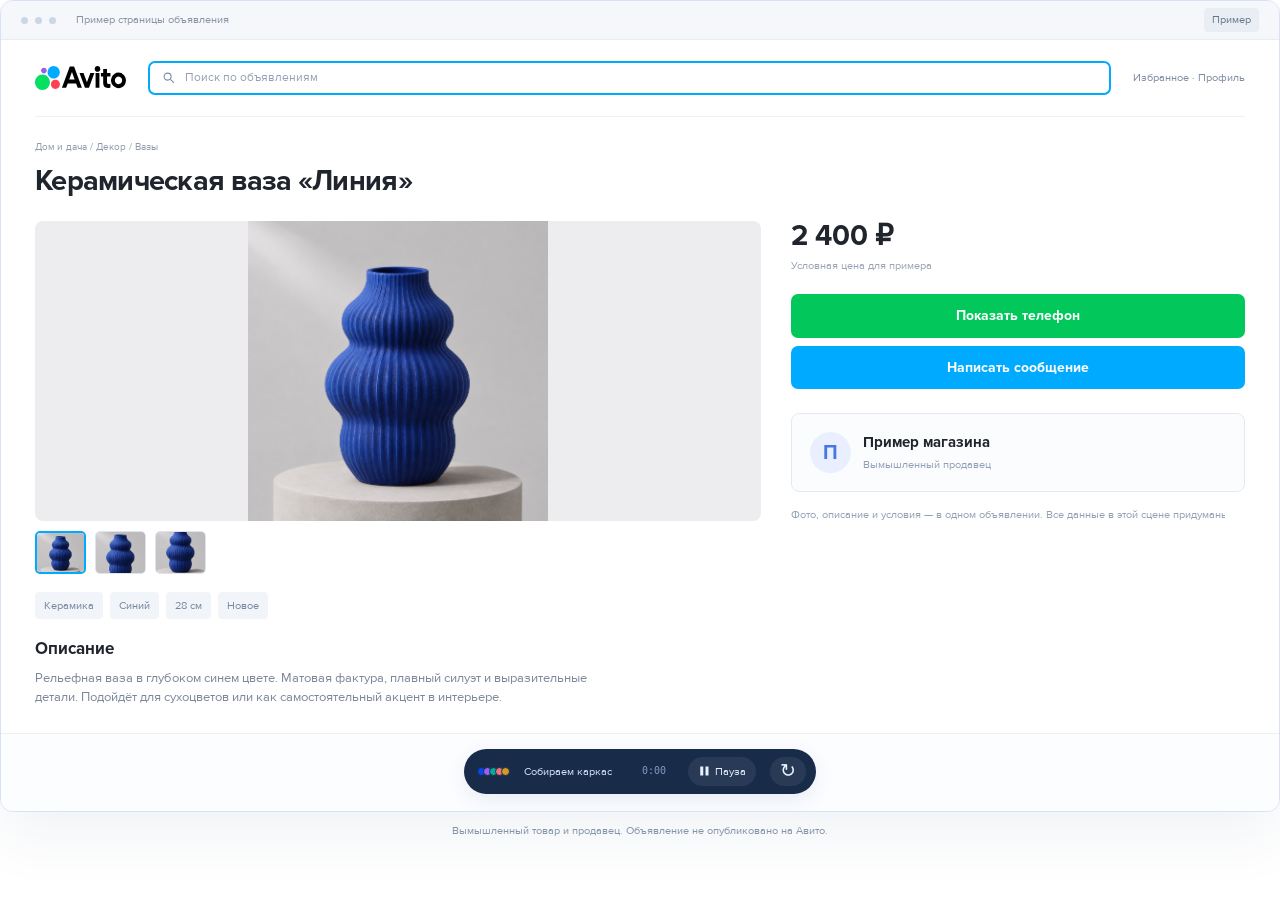
<file: swarm-example.html>
<!doctype html>
<html lang="ru">
<head>
  <meta charset="utf-8">
  <meta name="viewport" content="width=device-width,initial-scale=1">
  <meta name="robots" content="noindex">
  <title>Сборка вымышленного объявления — Relevant</title>
  <style>
    @font-face{font-family:Proxima;src:url('assets/proxima-regular.ttf')}@font-face{font-family:Proxima;src:url('assets/proxima-bold.otf');font-weight:700}
    *{box-sizing:border-box}body{margin:0;background:transparent;font:15px/1.4 Proxima,Arial,sans-serif;color:#20242c}button{font:inherit;cursor:pointer}button:focus-visible{outline:3px solid #f5a94b;outline-offset:4px}[hidden]{display:none!important}
    .swarm-shell{overflow:hidden;border:1px solid #d8e2f2;border-radius:13px;background:#fff;box-shadow:0 24px 60px #123c7110;position:relative}
    .swarm-chrome{height:39px;display:flex;align-items:center;gap:7px;padding:0 20px;background:#f5f7fb;border-bottom:1px solid #e7edf5}.swarm-chrome>i{width:7px;height:7px;border-radius:50%;background:#ccd6e5}.swarm-address{font-size:11px;color:#8792a5;margin-left:13px}.swarm-example{margin-left:auto;font-size:11px;color:#68778e;background:#e9eef5;padding:4px 8px;border-radius:4px}
    .swarm-surface{position:relative;padding:0 34px 25px;isolation:isolate}.swarm-nav{display:flex;align-items:center;gap:22px;min-height:77px;border-bottom:1px solid #edf0f4;margin-bottom:23px}.swarm-nav img{width:91px;height:auto}.swarm-search{display:flex;align-items:center;gap:9px;flex:1;border:2px solid #00aaff;border-radius:7px;color:#94a0b1;height:34px;padding:0 12px;font-size:12px}.swarm-search svg{width:14px;height:14px;stroke:#7e8fa9;fill:none;stroke-width:1.6}.swarm-nav-label{font-size:11px;white-space:nowrap;color:#7f8ba0}
    .swarm-breadcrumb{font-size:10px;color:#8d98aa;margin:0 0 11px}.swarm-title{margin:0 0 22px;font-size:29px;letter-spacing:-.025em;line-height:1.16;font-weight:700}
    .swarm-body{display:grid;grid-template-columns:minmax(0,1.6fr) minmax(220px,1fr);grid-template-areas:'photo contacts' 'specs contacts' 'copy contacts';gap:18px 30px}.swarm-photo{grid-area:photo;min-width:0}.swarm-image{height:300px;position:relative;background:#ededef;border-radius:8px;overflow:hidden}.swarm-image>img{width:100%;height:100%;object-fit:contain;display:block}.swarm-thumbs{display:flex;gap:9px;margin-top:10px;height:43px}.swarm-thumbs>span{display:block;width:51px;border:1px solid #dce4ef;border-radius:5px;overflow:hidden;background:#eee}.swarm-thumbs>span:first-child{border:2px solid #00aaff}.swarm-thumbs img{width:100%;height:100%;object-fit:cover;display:block}.swarm-thumbs>span:nth-child(2) img{object-position:50% 30%;transform:scale(1.2)}.swarm-thumbs>span:nth-child(3) img{object-position:50% 75%;transform:scale(1.2)}
    .swarm-contacts{grid-area:contacts;align-self:start;min-width:0}.swarm-price{font-size:29px;font-weight:700;line-height:1.1;margin:0 0 5px}.swarm-price-note{font-size:11px;color:#9aa4b4;margin:0 0 21px}.swarm-contact-actions{display:flex;flex-direction:column;gap:8px;margin-bottom:24px}.swarm-contact-actions>span{display:block;text-align:center;border-radius:7px;padding:12px 8px;background:#02c85b;color:#fff;font-size:14px;font-weight:700}.swarm-contact-actions>span+span{background:#00aaff}.swarm-shop{border:1px solid #e4e9f1;border-radius:8px;padding:18px;display:flex;align-items:center;gap:12px;background:#fbfcfe}.swarm-shop-mark{display:grid;place-items:center;flex-shrink:0;width:41px;height:41px;border-radius:50%;background:#e9efff;color:#4777df;font-size:20px;font-weight:700}.swarm-shop strong{font-size:15px;display:block;margin-bottom:4px}.swarm-shop small{display:block;color:#929fb2;font-size:11px}.swarm-side-note{font-size:11px;line-height:1.5;color:#8d9bb1;margin-top:15px}
    .swarm-specs{grid-area:specs;display:flex;gap:7px;flex-wrap:wrap;padding:0;margin:0;list-style:none}.swarm-specs>li{padding:6px 9px;background:#f1f5fa;border-radius:4px;font-size:11px;color:#77869d}.swarm-copy{grid-area:copy}.swarm-copy h2{font-size:17px;margin:0 0 8px}.swarm-copy p{font-size:13px;line-height:1.5;color:#7b879a;margin:0;max-width:580px}
    .swarm-overlay{position:absolute;inset:0;pointer-events:none;z-index:5;overflow:hidden}.swarm-actor{position:absolute;top:0;left:0;opacity:0;will-change:transform;filter:drop-shadow(0 2px 2px #0c254b20)}.swarm-actor>svg{width:23px;height:27px;display:block;fill:var(--actor-color);stroke:#fff;stroke-width:1.5;stroke-linejoin:round}.swarm-actor>span{display:block;position:absolute;top:23px;left:15px;color:#fff;background:var(--actor-color);font-size:10px;line-height:1;padding:5px 7px;border-radius:0 5px 5px 5px;white-space:nowrap}.swarm-pulse{position:absolute;top:-8px;left:-8px;width:20px;height:20px;border:1px solid var(--actor-color);border-radius:50%;opacity:0}
    .swarm-draw-box{position:absolute;border:1px solid var(--actor-color,#0647ee);z-index:4;pointer-events:none;opacity:0;transform-origin:top left}.swarm-draw-box:before,.swarm-draw-box:after{content:'';position:absolute;width:5px;height:5px;background:#fff;border:1px solid var(--actor-color,#0647ee)}.swarm-draw-box:before{left:-3px;top:-3px}.swarm-draw-box:after{bottom:-3px;right:-3px}.swarm-measure{position:absolute;bottom:-19px;right:-1px;padding:2px 5px;font:9px/1.2 monospace;color:#fff;white-space:nowrap;background:var(--actor-color,#0647ee);border-radius:0 0 3px 3px}.swarm-guide{position:absolute;top:93px;bottom:20px;left:34px;border-left:1px dashed #91b3ff;opacity:0;pointer-events:none;z-index:3}
    .swarm-footer{padding:15px 20px 17px;border-top:1px solid #edf1f7;display:flex;justify-content:center;background:#fcfdff}.swarm-controls{display:flex;align-items:center;gap:14px;max-width:100%;background:#182b49;color:#d4e2fa;border-radius:40px;padding:8px 10px 8px 16px;box-shadow:0 6px 20px #15376316}.swarm-dots{display:flex;align-items:center}.swarm-dots>i{width:9px;height:9px;border-radius:50%;border:1px solid #182b49;margin-left:-3px}.swarm-status{font-size:11px;min-width:104px;white-space:nowrap}.swarm-time{font:10px/1 monospace;color:#8198bf;min-width:32px}.swarm-controls button{display:flex;align-items:center;gap:5px;border:0;color:#e9f1ff;background:#ffffff12;border-radius:20px;min-height:29px;padding:6px 10px;font-size:11px;line-height:1}.swarm-controls button:hover{background:#ffffff22}.swarm-controls button:disabled{cursor:default;opacity:.4}.swarm-controls button>svg{width:12px;height:12px;fill:currentColor}.swarm-restart{font-size:19px!important;padding:4px 10px!important}.swarm-caption{font-size:11px;color:#8a97ab;text-align:center;line-height:1.4;margin:11px 20px 0;padding-bottom:2px}
    @media(max-width:760px){.swarm-surface{padding:0 22px 24px}.swarm-nav{gap:15px;margin-bottom:19px;min-height:66px}.swarm-nav-label{display:none}.swarm-title{font-size:25px}.swarm-body{grid-template-columns:minmax(0,1.3fr) minmax(180px,1fr);gap:16px 20px}.swarm-image{height:260px}.swarm-price{font-size:27px}.swarm-shop{padding:14px}.swarm-shop strong{font-size:13px}.swarm-guide{left:22px}.swarm-copy p{font-size:12px}}
    @media(max-width:560px){.swarm-chrome{height:33px;padding:0 14px;gap:5px}.swarm-chrome>i{width:5px;height:5px}.swarm-address{font-size:9px;margin-left:6px}.swarm-example{font-size:10px;padding:3px 6px}.swarm-surface{padding:0 17px 20px}.swarm-nav{min-height:59px;gap:12px;margin-bottom:17px}.swarm-nav img{width:73px}.swarm-search{height:30px;border-width:1.5px;font-size:10px;padding:0 9px}.swarm-search svg{width:12px;height:12px}.swarm-breadcrumb{font-size:9px}.swarm-title{font-size:23px;margin-bottom:18px}.swarm-body{grid-template-columns:1fr;grid-template-areas:'photo' 'contacts' 'specs' 'copy';gap:17px}.swarm-image{height:225px}.swarm-thumbs{height:35px;gap:7px;margin-top:8px}.swarm-thumbs>span{width:42px}.swarm-contacts{display:grid;grid-template-columns:1fr 1fr;gap:4px 12px}.swarm-price{font-size:25px;grid-column:1/-1}.swarm-price-note{grid-column:1/-1;margin-bottom:10px;font-size:10px}.swarm-contact-actions{grid-column:1/-1;flex-direction:row;margin-bottom:10px;gap:8px}.swarm-contact-actions>span{flex:1;font-size:11px;padding:11px 6px}.swarm-shop{grid-column:1/-1;padding:12px;gap:10px}.swarm-shop-mark{width:34px;height:34px;font-size:17px}.swarm-shop strong{font-size:13px}.swarm-shop small{font-size:10px}.swarm-side-note{display:none}.swarm-specs{gap:5px}.swarm-specs>li{font-size:10px;padding:5px 7px}.swarm-copy h2{font-size:16px}.swarm-copy p{font-size:12px}.swarm-guide{left:17px}.swarm-actor>span{font-size:8px;padding:4px 5px}.swarm-actor>svg{width:19px;height:23px}.swarm-footer{padding:13px 9px}.swarm-controls{gap:9px;padding:7px 8px 7px 12px}.swarm-status{font-size:10px;min-width:88px}.swarm-time{font-size:9px;min-width:26px}.swarm-controls button{font-size:10px;padding:6px 8px}.swarm-dots>i{width:7px;height:7px}.swarm-caption{font-size:10px;margin:9px 12px 0}.swarm-controls button>span{display:none}}
    @media(prefers-reduced-motion:reduce){.swarm-overlay,.swarm-guide{display:none!important}}
  </style>
  <script src="swarm-rebuild.js?v=14" defer></script>
</head>
<body>
  <div class="swarm-shell" data-swarm-demo>
    <div class="swarm-chrome"><i></i><i></i><i></i><span class="swarm-address">Пример страницы объявления</span><span class="swarm-example">Пример</span></div>
    <div class="swarm-surface">
      <header class="swarm-nav" data-piece="nav"><img src="assets/avito-logo.svg" alt="Авито" width="1494" height="379"><span class="swarm-search"><svg viewBox="0 0 20 20" aria-hidden="true"><circle cx="8" cy="8" r="5"/><path d="m12 12 5 5"/></svg>Поиск по объявлениям</span><span class="swarm-nav-label">Избранное · Профиль</span></header>
      <p class="swarm-breadcrumb" data-piece="breadcrumb">Дом и дача / Декор / Вазы</p>
      <h1 class="swarm-title" data-piece="title">Керамическая ваза «Линия»</h1>
      <div class="swarm-body">
        <div class="swarm-photo"><div class="swarm-image" data-piece="photo"><img src="assets/demo-vase.png" width="1254" height="1254" alt="Вымышленная синяя керамическая ваза для демонстрационного объявления"></div><div class="swarm-thumbs" data-piece="thumbs" aria-hidden="true"><span><img src="assets/demo-vase.png" alt=""></span><span><img src="assets/demo-vase.png" alt=""></span><span><img src="assets/demo-vase.png" alt=""></span></div></div>
        <aside class="swarm-contacts"><p class="swarm-price" data-piece="price">2 400 ₽</p><p class="swarm-price-note" data-piece="price-note">Условная цена для примера</p><div class="swarm-contact-actions" data-piece="actions"><span>Показать телефон</span><span>Написать сообщение</span></div><div class="swarm-shop" data-piece="shop"><span class="swarm-shop-mark" aria-hidden="true">П</span><div><strong>Пример магазина</strong><small>Вымышленный продавец</small></div></div><p class="swarm-side-note" data-piece="note">Фото, описание и условия — в одном объявлении. Все данные в этой сцене придуманы.</p></aside>
        <ul class="swarm-specs" data-piece="specs"><li>Керамика</li><li>Синий</li><li>28 см</li><li>Новое</li></ul>
        <div class="swarm-copy" data-piece="copy"><h2>Описание</h2><p>Рельефная ваза в глубоком синем цвете. Матовая фактура, плавный силуэт и выразительные детали. Подойдёт для сухоцветов или как самостоятельный акцент в интерьере.</p></div>
      </div>
      <div class="swarm-guide" aria-hidden="true"></div><div class="swarm-overlay" aria-hidden="true"></div>
    </div>
    <div class="swarm-footer"><div class="swarm-controls" hidden><span class="swarm-dots" aria-hidden="true"><i style="background:#0647ee"></i><i style="background:#9a60f4"></i><i style="background:#00ad9b"></i><i style="background:#ed737c"></i><i style="background:#d39b22"></i></span><span class="swarm-status" role="status" aria-live="polite">Пример собран</span><span class="swarm-time" aria-hidden="true">0:09</span><button type="button" class="swarm-play" aria-label="Повторить сборку страницы"><svg viewBox="0 0 16 16" aria-hidden="true"><path d="m4 2 9 6-9 6Z"/></svg><span>Повторить</span></button><button type="button" class="swarm-restart" aria-label="Начать сборку страницы сначала">↻</button></div></div>
  </div>
  <p class="swarm-caption">Вымышленный товар и продавец. Объявление не опубликовано на Авито.</p>
</body>
</html>
</file>
<file: styles-sw14.css>
@font-face{font-family:Proxima;src:url('assets/proxima-regular.ttf') format('truetype');font-weight:400;font-display:swap}
@font-face{font-family:Proxima;src:url('assets/proxima-bold.otf') format('opentype');font-weight:600 800;font-display:swap}
:root{--blue:#0647ee;--blue-dark:#0730a1;--ink:#292c32;--muted:#6c7280;--line:#e4e8ef;--soft:#f7f8fa;--light-blue:#edf2ff;--radius:7px}
*{box-sizing:border-box}html{scroll-behavior:smooth;scroll-padding-top:92px}body{margin:0;color:var(--ink);background:#fff;font:18px/1.5 Proxima,Arial,sans-serif;-webkit-font-smoothing:antialiased}body.modal-open{overflow:hidden}button,input,select,textarea{font:inherit}button,a{-webkit-tap-highlight-color:transparent}button{cursor:pointer}a{color:inherit;text-decoration:none}button{border:0}img{max-width:100%;display:block}p,h1,h2,h3,h4{margin-top:0}p{margin-bottom:20px}h1,h2,h3,h4{font-weight:700}h1,h2{letter-spacing:-.03em}h2{font-size:48px;line-height:1.12;margin-bottom:26px}h3{font-size:26px;line-height:1.15;margin-bottom:14px}h4{font-size:22px;line-height:1.2;margin-bottom:8px}ul,ol{padding:0;margin:0;list-style:none}button,a,input,select,textarea,summary,[tabindex]:focus-visible{outline-offset:5px}button:focus-visible,a:focus-visible,input:focus-visible,select:focus-visible,textarea:focus-visible,summary:focus-visible,[tabindex]:focus-visible{outline:3px solid #ee8a29}button:disabled{cursor:default}[hidden]{display:none!important}.container{width:min(1240px,calc(100% - 80px));margin:auto}.section{padding:104px 0}.soft{background:var(--soft)}.eyebrow{font-size:18px;line-height:1.3;font-weight:700;color:var(--blue);margin-bottom:24px}.eyebrow.light{color:#acc8ff}.section-intro{display:grid;grid-template-columns:1.25fr 1fr;gap:80px;align-items:end;margin-bottom:50px}.section-intro h2{margin-bottom:0}.section-intro>p{color:var(--muted);margin:0;max-width:480px}.button{display:inline-flex;justify-content:center;align-items:center;gap:25px;min-height:50px;padding:13px 24px;border:1px solid transparent;border-radius:4px;background:var(--blue);color:white;font-weight:700;line-height:1.15;font-size:17px;transition:background .2s,transform .2s,box-shadow .2s}.button:hover{background:#0035c8;box-shadow:0 5px 18px #0344e51a}.button span{font-size:22px;font-weight:400}.button.small{min-height:40px;font-size:16px;padding:10px 18px;gap:18px}.button.white{background:white;color:var(--blue)}.button.white:hover{background:#edf3ff}.button.outline-white{border-color:#bacdff;background:transparent;color:white}.button.outline-white:hover{background:#ffffff18}.button.secondary{background:var(--light-blue);color:var(--blue)}.text-link{display:inline-flex;align-items:center;justify-content:space-between;gap:20px;background:none;padding:0 0 6px;color:var(--blue);border-bottom:1px solid #a5b9ef;font-size:18px;font-weight:700;text-align:left}.text-link:hover{color:#002b9d;border-color:currentColor}.text-link span{font-size:24px;line-height:1}.skip{position:fixed;left:20px;top:-100px;background:#fff;padding:12px 20px;z-index:150}.skip:focus{top:12px}.site-header{height:76px;position:sticky;top:0;background:#fff;z-index:40;border-bottom:1px solid var(--line)}.header-inner{height:100%;display:flex;align-items:center;gap:30px}.logo{flex-shrink:0}.logo img{width:156px;height:auto}.desktop-nav{display:flex;align-items:center;gap:8px;margin-left:auto;white-space:nowrap}.desktop-nav a{padding:9px 13px;font-size:16px;font-weight:700;border-radius:3px}.desktop-nav a:hover,.desktop-nav a.current{background:#edf0f6}.header-phone{font-size:16px;font-weight:700;white-space:nowrap}.header-cta{white-space:nowrap}.menu-toggle{display:none;background:none;width:44px;height:44px;padding:11px}.menu-toggle span{display:block;width:23px;height:2px;background:var(--ink);margin:6px 0;transition:transform .2s}.mobile-nav{background:#fff;border-bottom:1px solid var(--line);padding:20px 28px;box-shadow:0 15px 25px #0000000b}.mobile-nav a{display:block;font-size:21px;padding:12px 0}
.hero{position:relative;overflow:hidden;background:#1255e9;color:white;min-height:704px}.hero-video,.hero-shade{position:absolute;inset:0;width:100%;height:100%;object-fit:cover}.hero-video{opacity:.9}.hero-shade{background:linear-gradient(100deg,#00287199 0%,#0041c766 55%,#0646ce26 100%)}.hero-inner{position:relative;z-index:1}.breadcrumb{display:flex;gap:13px;align-items:center;font-size:14px;color:#dce7ff;padding-top:26px}.breadcrumb a:hover{color:white}.breadcrumb>span:nth-child(2){opacity:.5}.hero-content{display:grid;grid-template-columns:1.6fr 1fr;gap:70px;align-items:center;padding:75px 0 72px}.hero-eyebrow{font-size:12px;letter-spacing:.16em;font-weight:700;display:flex;align-items:center;gap:10px;margin-bottom:24px}.hero-eyebrow>span{width:7px;height:7px;background:#a7d0ff;border-radius:50%}.hero h1{font-size:66px;line-height:1.04;letter-spacing:-.035em;margin-bottom:30px}.hero h1>span{color:#b5d3ff}.hero-description{font-size:20px;line-height:1.4;max-width:580px;color:#f0f5ff;margin-bottom:32px}.hero-actions{display:flex;gap:14px;flex-wrap:wrap}.hero-actions .button{font-size:16px;gap:19px}.hero-map{border:1px solid #b5cbff70;background:#113fa52e;backdrop-filter:blur(14px);border-radius:8px;transform:translateY(20px);box-shadow:0 20px 70px #002b7830}.map-top{padding:22px 24px;font-size:10px;font-weight:700;letter-spacing:.1em;display:flex;gap:8px;align-items:center;color:#dee9ff;border-bottom:1px solid #ffffff2b}.map-top>span:last-child{margin-left:auto;font-size:18px}.map-dot{width:6px;height:6px;background:#c6ddff;border-radius:50%;flex-shrink:0}.map-row{display:flex;align-items:center;padding:23px 24px;gap:16px;border-bottom:1px solid #ffffff25}.map-number{align-self:flex-start;font-size:11px;color:#c5d6ff;padding-top:4px}.map-row div{display:flex;flex-direction:column;gap:5px}.map-row b{font-size:24px;line-height:1.1}.map-row div>span{font-size:13px;line-height:1.3;color:#e0e9ff}.map-icon{font-size:25px;margin-left:auto;color:#c4d9ff}.map-bottom{padding:20px 24px;background:#ffffff0c}.map-bottom>span{display:block;font-size:12px;color:#d1e0ff;margin-bottom:3px}.map-bottom strong{font-size:18px;display:flex;align-items:center;justify-content:space-between}.hero-foot{display:flex;justify-content:space-between;align-items:center;padding:21px 0 25px;border-top:1px solid #d4e1ff45;color:#e0ebff;font-size:13px}.hero-foot a{display:flex;gap:24px;align-items:center}.hero-foot a span{font-size:20px}.quick-strip{border-bottom:1px solid var(--line)}.quick-grid{display:grid;grid-template-columns:repeat(4,1fr);padding:30px 0 31px}.quick-grid>div{padding:0 24px;border-left:1px solid #d8e2f9}.quick-grid>div:first-child{padding-left:0;border:0}.quick-grid>div:last-child{padding-right:0}.quick-grid span{display:block;font-size:10px;letter-spacing:.08em;color:var(--blue);font-weight:700;margin-bottom:9px}.quick-grid b{display:block;font-size:19px;line-height:1.2;margin-bottom:6px}.quick-grid p{font-size:14px;color:var(--muted);margin:0;line-height:1.4}
.journey{display:grid;grid-template-columns:repeat(3,1fr);gap:26px}.journey article{background:white;border:1px solid var(--line);padding:30px 32px 33px;border-radius:var(--radius);position:relative}.number{display:inline-block;background:var(--light-blue);padding:9px 12px;border-radius:4px;color:var(--blue);font-size:14px;font-weight:700;margin-bottom:37px}.journey h3{font-size:25px}.journey p{font-size:17px;line-height:1.5;color:var(--muted);margin:0}.line-icon{position:absolute;right:32px;top:34px;color:var(--blue)}.search-icon{width:24px;height:24px;border:2px solid currentColor;border-radius:50%}.search-icon:after{content:'';width:11px;height:2px;background:currentColor;position:absolute;right:-8px;bottom:-5px;transform:rotate(45deg)}.card-icon{width:30px;height:23px;border:2px solid currentColor;border-radius:3px}.card-icon:before{content:'';position:absolute;left:4px;top:5px;width:8px;height:9px;background:#d4e0ff}.card-icon:after{content:'';position:absolute;left:16px;top:6px;width:7px;height:2px;background:currentColor;box-shadow:0 5px 0 currentColor}.chat-icon{width:28px;height:22px;border:2px solid currentColor;border-radius:4px}.chat-icon:after{content:'';position:absolute;width:8px;height:8px;border-left:2px solid currentColor;transform:skewY(-40deg);bottom:-7px;left:4px;background:white}
.audit-section{background:linear-gradient(110deg,#fff 20%,#f1f5ff 100%)}.audit-layout{display:grid;grid-template-columns:1fr 1fr;gap:95px;align-items:center}.audit-copy h2{font-size:48px}.audit-copy h2>span{color:var(--blue)}.audit-copy .lead{font-size:23px;line-height:1.3;max-width:430px;margin-bottom:20px}.audit-copy>p:not(.eyebrow):not(.lead):not(.micro){color:var(--muted);font-size:18px;max-width:430px;margin-bottom:30px}.micro{font-size:13px;line-height:1.5;color:var(--muted);margin-top:16px;max-width:370px;margin-bottom:0}.audit-report{background:white;border:1px solid #d6e0f5;border-radius:var(--radius);box-shadow:0 15px 60px #0e4bda09;overflow:hidden}.report-head{padding:28px 30px;background:#f5f8ff;display:flex;align-items:center;justify-content:space-between;border-bottom:1px solid #dce5f7}.report-head div>span{display:block;color:var(--blue);font-size:10px;letter-spacing:.11em;font-weight:700;margin-bottom:9px}.report-head h3{font-size:27px;margin:0}.report-symbol{font-size:36px;color:var(--blue)}.audit-list{padding:6px 30px}.audit-list li{display:flex;gap:20px;padding:22px 0;border-bottom:1px solid var(--line)}.audit-list li:last-child{border-bottom:0}.audit-list li>span{color:var(--blue);font-size:12px;font-weight:700;padding-top:4px}.audit-list h4{font-size:21px;margin-bottom:5px}.audit-list p{font-size:15px;line-height:1.4;color:var(--muted);margin:0}.report-result{background:var(--blue);color:white;padding:23px 30px}.report-result>span{font-size:10px;letter-spacing:.12em;color:#c1d4ff}.report-result p{font-size:19px;line-height:1.3;margin:7px 0 0}
.format-tabs{display:grid;grid-template-columns:repeat(3,1fr);gap:12px;margin-bottom:0}.format-tab{display:flex;align-items:center;gap:16px;padding:25px 24px;text-align:left;background:#edf0f5;color:var(--muted);border-radius:6px 6px 0 0;border:1px solid transparent;min-height:85px;transition:background .2s}.format-tab>span:first-child{font-size:12px}.format-tab strong{font-size:22px;line-height:1.15}.format-tab>span:last-child{margin-left:auto;font-size:26px}.format-tab[aria-selected=true]{background:var(--blue);color:white}.format-tab:hover:not([aria-selected=true]){background:#e0e7f5;color:var(--blue)}.format-panel{display:grid;grid-template-columns:1.15fr 1fr;min-height:525px;border:1px solid #dbe2ee;border-radius:0 0 7px 7px;overflow:hidden;background:white}.format-copy{padding:45px 48px}.tag{display:inline-block;font-size:10px;letter-spacing:.09em;font-weight:700;color:var(--blue);padding:7px 10px;background:var(--light-blue);border-radius:3px;margin-bottom:22px}.format-copy h3{font-size:36px;line-height:1.1;letter-spacing:-.025em;margin-bottom:22px}.format-copy>p{color:var(--muted);font-size:17px;max-width:490px;margin-bottom:24px}.check-list{margin:0 0 30px}.check-list li{display:flex;gap:12px;margin-bottom:11px;font-size:16px;line-height:1.4}.check-list li:before{content:'✓';color:var(--blue);font-size:16px;font-weight:700;flex-shrink:0}.format-copy .text-link{font-size:17px}.format-visual{background:#eaf0fc;display:flex;align-items:center;justify-content:center;flex-direction:column;padding:45px 36px;gap:22px;overflow:hidden;position:relative}.format-visual:before{content:'';width:360px;height:360px;border:1px solid #d8e2f8;border-radius:50%;position:absolute;right:-100px;top:-140px}.format-visual:after{content:'';width:360px;height:360px;border:1px solid #d8e2f8;border-radius:50%;position:absolute;left:-180px;bottom:-200px}.visual-caption{position:relative;z-index:1;font-size:9px;letter-spacing:.09em;color:#56709e;text-align:center}.mock-window{background:white;border:1px solid #d4def0;border-radius:7px;box-shadow:0 20px 50px #0b43ae12;width:100%;max-width:375px;position:relative;z-index:1;overflow:hidden;transform:rotate(-2deg)}.mock-top{display:flex;align-items:center;gap:4px;padding:13px 17px;border-bottom:1px solid #eef0f5}.mock-top>span{width:4px;height:4px;border-radius:50%;background:#c6d3e7}.mock-top em{font-style:normal;font-size:10px;color:#7a879d;margin-left:auto}.mock-profile{display:flex;gap:10px;align-items:center;margin:20px 19px 18px}.mock-logo{display:grid;place-items:center;background:var(--blue);color:white;font-size:26px;font-weight:700;width:44px;height:44px;border-radius:6px}.mock-profile b{display:block;font-size:16px;line-height:1.2}.mock-profile div>span{font-size:10px;color:#7c8799}.mock-profile i{font-style:normal;margin-left:auto;color:var(--blue);font-size:24px}.mock-cards{display:grid;grid-template-columns:1fr 1fr;gap:12px;padding:0 19px}.mock-photo{height:120px;background:#e8eefb;position:relative;border-radius:4px;overflow:hidden}.object-one:before{content:'';position:absolute;width:65px;height:53px;background:#a7bce8;top:39px;left:40px;transform:skewY(-10deg);border-radius:8px 8px 3px 3px;box-shadow:-10px -8px 0 #c4d5f7}.object-one:after{content:'';position:absolute;top:91px;left:47px;width:4px;height:11px;background:#3b5c9e;box-shadow:48px -8px 0 #3b5c9e}.object-two{background:#f0f2f6}.object-two:before{content:'';position:absolute;width:49px;height:68px;background:#809ed5;top:27px;left:55px;transform:rotate(-20deg);border:7px solid #a7bbe1;border-radius:5px}.mock-cards b{font-size:12px;display:block;margin-top:9px}.mock-cards span{font-size:10px;display:block;color:#8a95a9}.mock-message{margin:19px;display:flex;align-items:center;gap:10px;padding:13px 12px;background:#f1f5ff;border:1px solid #dce6ff;border-radius:4px}.mock-message>span{color:var(--blue);font-size:24px}.mock-message b{font-size:12px;display:block}.mock-message p{margin:1px 0 0;font-size:9px;color:#76819b}.workflow-card{width:100%;max-width:370px;padding:27px 29px;background:#fff;border:1px solid #d4def0;border-radius:6px;position:relative;z-index:1;box-shadow:0 20px 50px #0b43ae12}.workflow-card>.tag{margin-bottom:25px}.workflow-step{display:flex;gap:18px;align-items:center}.workflow-step>span{font-size:12px;color:#7886a0}.workflow-step b{font-size:20px}.workflow-step p{font-size:13px;color:var(--muted);margin:2px 0 0}.workflow-step.active{padding:18px 15px;margin:0 -14px;background:var(--light-blue);border-radius:4px;color:var(--blue)}.workflow-connector{margin:10px 0 10px 50px;color:#91a8d1;font-size:22px}.ad-demo{width:100%;max-width:355px;background:#fff;border:1px solid #d4def0;border-radius:7px;padding:22px;position:relative;z-index:1;box-shadow:0 20px 50px #0b43ae12;transform:rotate(2deg)}.ad-demo-top{display:flex;justify-content:space-between;font-size:10px;font-weight:700;color:var(--blue);margin-bottom:18px}.ad-demo-top>span:last-child{font-weight:400;color:#8d95a6}.ad-demo-art{height:170px;background:#1149db;position:relative;overflow:hidden;border-radius:3px}.ad-demo-art>div{width:180px;height:180px;background:#2a65f7;position:absolute;left:-55px;top:50px;transform:rotate(40deg);border:1px solid #87b1ff}.ad-demo-art>div+div{left:120px;top:-100px;background:#477ffa}.ad-demo-art>span{position:absolute;right:35px;top:26px;color:#b9d2ff;font-size:80px;line-height:1}.ad-demo h4{font-size:28px;letter-spacing:-.03em;margin:20px 0}.ad-demo-bottom{display:flex;align-items:center;justify-content:space-between;border-top:1px solid var(--line);padding-top:10px;font-size:9px;color:var(--muted)}.ad-demo-bottom b{font-size:25px;color:var(--blue)}.format-note{display:flex;align-items:flex-start;gap:14px;margin-top:25px;max-width:1050px}.format-note>span{font-size:12px;border:1px solid #b0bed8;width:20px;height:20px;border-radius:50%;display:grid;place-items:center;color:#62718b;flex-shrink:0;margin-top:2px}.format-note>p{font-size:15px;line-height:1.5;color:var(--muted);margin:0}
.scope-grid{display:grid;grid-template-columns:repeat(3,1fr);gap:0;border-top:1px solid var(--line);border-left:1px solid var(--line)}.scope-grid article{padding:32px 30px 34px;border-bottom:1px solid var(--line);border-right:1px solid var(--line)}.scope-number{display:block;font-size:10px;letter-spacing:.1em;color:var(--blue);font-weight:700;margin-bottom:28px}.scope-grid h3{font-size:25px}.scope-grid p{font-size:17px;color:var(--muted);margin:0}.analytics-section{background:#112e6c;color:white;padding:90px 0}.analytics-layout{display:grid;grid-template-columns:1fr 1fr;gap:100px;align-items:center}.analytics-layout h2{font-size:58px;line-height:1.04;margin-bottom:28px}.analytics-layout h2>span{color:#9bbfff}.analytics-lead{color:#e2eaff;max-width:460px;font-size:20px;line-height:1.4}.analytics-small{font-size:14px;line-height:1.5;color:#adbee1;max-width:450px;margin:0}.metrics-flow{padding:10px 0}.metrics-flow>div:not(.metrics-footer){position:relative;padding:24px 55px 24px 52px;border-top:1px solid #ffffff30}.metrics-flow>div>span{position:absolute;left:0;top:28px;color:#8eafea;font-size:12px}.metrics-flow h3{font-size:29px;margin-bottom:8px}.metrics-flow p{font-size:17px;color:#c2d0eb;line-height:1.4;margin:0}.metrics-flow i{position:absolute;right:0;top:50px;font-size:26px;font-style:normal;color:#9bbfff}.metrics-footer{border-top:1px solid #ffffff30;font-size:10px;color:#a4c0f1;letter-spacing:.09em;padding:24px 0 0 52px}.process-grid{display:grid;grid-template-columns:repeat(4,1fr);gap:30px}.process-grid>li{border-top:2px solid #d9e3fb;padding-top:25px}.process-grid>li>span{font-size:30px;color:var(--blue);font-weight:700;display:block;margin-bottom:22px}.process-grid h3{font-size:25px}.process-grid p{font-size:17px;color:var(--muted);margin:0}.pricing-grid{display:grid;grid-template-columns:repeat(2,1fr);gap:24px}.price-card{background:white;border:1px solid var(--line);border-radius:var(--radius);padding:32px 34px;display:flex;flex-direction:column}.price-card.featured{border:1px solid #8ba8f4;box-shadow:inset 0 3px 0 var(--blue)}.price-card>.tag{align-self:flex-start;margin-bottom:22px}.price-card h3{font-size:29px;margin-bottom:15px}.price-card>p{font-size:17px;color:var(--muted);max-width:470px;margin-bottom:22px}.price-card ul{display:flex;flex-direction:column;gap:9px;font-size:16px;margin-bottom:30px}.price-card li{position:relative;padding-left:16px}.price-card li:before{content:'';width:4px;height:4px;background:var(--blue);border-radius:50%;position:absolute;left:0;top:10px}.price-bottom{display:flex;justify-content:space-between;align-items:center;gap:20px;border-top:1px solid var(--line);padding-top:22px;margin-top:auto}.price-bottom>b{font-size:22px;white-space:nowrap}.price-bottom .text-link{font-size:16px}.budget-note{display:grid;grid-template-columns:1fr 2fr;gap:35px;border:1px solid #dbe3f4;padding:27px 31px;border-radius:5px;margin-top:25px;background:#eff3fc}.budget-note b{font-size:20px;line-height:1.2}.budget-note p{font-size:16px;color:#66738a;line-height:1.45;margin:0}.faq-layout{display:grid;grid-template-columns:.8fr 1.4fr;gap:100px}.faq-layout .text-link{margin-top:12px}.faq-list{border-top:1px solid var(--line)}.faq-list details{border-bottom:1px solid var(--line)}.faq-list summary{list-style:none;display:flex;align-items:center;gap:19px;cursor:pointer;font-size:21px;font-weight:700;padding:24px 0;line-height:1.2}.faq-list summary::-webkit-details-marker{display:none}.faq-list summary>span{font-size:11px;color:var(--blue);font-weight:400;flex-shrink:0}.faq-list summary>i{width:20px;height:20px;margin-left:auto;flex-shrink:0;position:relative}.faq-list summary>i:before,.faq-list summary>i:after{content:'';position:absolute;left:2px;top:9px;width:16px;height:1px;background:var(--blue)}.faq-list summary>i:after{transform:rotate(90deg);transition:transform .2s}.faq-list details[open] summary>i:after{transform:rotate(0)}.faq-list details>div{padding:0 38px 25px 32px;color:var(--muted);font-size:17px;line-height:1.5}.final-cta{padding:75px 0;background:var(--blue);color:#fff;position:relative;overflow:hidden}.final-cta:after{content:'';position:absolute;width:550px;height:550px;right:-140px;top:-330px;border:1px solid #6295ff;border-radius:50%;box-shadow:0 0 0 70px #ffffff05,0 0 0 140px #ffffff05}.cta-layout{display:grid;grid-template-columns:1.4fr 1fr;gap:90px;align-items:center;position:relative;z-index:1}.cta-layout h2{font-size:56px;line-height:1.03;margin-bottom:24px}.cta-layout p:not(.eyebrow){font-size:20px;color:#e1eaff;max-width:540px;margin:0}.cta-layout>div:last-child{justify-self:end}.cta-caption{display:block;color:#c2d5ff;font-size:13px;margin-top:16px}.footer{padding:64px 0 24px}.footer-main{display:grid;grid-template-columns:1.5fr 1fr 1fr 1fr;gap:45px;padding-bottom:55px}.footer-logo img{width:170px;height:auto;margin-bottom:18px}.footer-main>div:first-child>p{font-size:14px;color:var(--muted);line-height:1.4;margin-bottom:20px}.footer-email{display:inline-flex;align-items:center;gap:24px;color:var(--blue);font-size:25px;font-weight:700}.footer-email:hover{text-decoration:underline}.office-city{display:block;color:var(--muted);font-size:14px;margin-bottom:15px}.footer-office>a{display:block;font-size:21px;font-weight:700;white-space:nowrap;margin-bottom:12px}.footer-office p{font-size:14px;line-height:1.5;color:var(--muted)}.footer-office .text-link{font-size:15px;gap:16px}.footer-bottom{display:flex;align-items:center;gap:25px;flex-wrap:wrap;border-top:1px solid var(--line);padding-top:22px;font-size:11px;color:#7d8491}.footer-bottom>a:hover{color:var(--blue)}.back-top{margin-left:auto;color:var(--blue)}
dialog{border:1px solid #dbe3f5;border-radius:9px;padding:0;max-width:650px;width:calc(100% - 32px);max-height:calc(100dvh - 40px);color:var(--ink);box-shadow:0 25px 120px #001b5d40}dialog::backdrop{background:#051b47b8;backdrop-filter:blur(3px)}.dialog-inner{padding:38px 42px;position:relative}.dialog-close{position:absolute;right:15px;top:10px;background:transparent;width:38px;height:38px;font-size:32px;color:#6b7282}.dialog-inner .eyebrow{font-size:15px;margin-bottom:16px}.dialog-inner h2{font-size:36px;margin-bottom:15px}.dialog-description{font-size:16px;color:var(--muted);line-height:1.4;margin-bottom:25px}#brief-form{display:flex;flex-direction:column;gap:17px}#brief-form label{display:flex;flex-direction:column;gap:6px;font-size:14px;font-weight:700;position:relative}input,select,textarea{width:100%;border:1px solid #dce1ea;border-radius:4px;background:#fafbfd;color:var(--ink);padding:11px 12px;font-size:16px;font-weight:400;line-height:1.4}input::placeholder,textarea::placeholder{color:#8c93a0}textarea{resize:vertical}input:focus,select:focus,textarea:focus{border-color:var(--blue)}.form-grid{display:grid;grid-template-columns:1fr 1fr;gap:15px}.optional{position:absolute;right:0;color:#969daa;font-size:11px;font-weight:400;top:3px}.form-help{font-size:12px;line-height:1.45;color:var(--muted);margin:-4px 0 0}#brief-result h3{font-size:26px}#brief-result>p{font-size:16px;color:var(--muted)}#brief-result a:not(.button){color:var(--blue)}#brief-preview{font:14px/1.5 Proxima,Arial,sans-serif;white-space:pre-wrap;overflow-wrap:anywhere;max-height:220px;overflow:auto;background:var(--soft);border:1px solid var(--line);padding:18px;border-radius:4px}.result-actions{display:flex;gap:12px;flex-wrap:wrap}.result-actions .button{font-size:15px;padding:12px 17px}.result-actions+.micro{min-height:22px;margin-bottom:15px}
@media(min-width:1600px){.hero-content{padding-top:95px;padding-bottom:94px}.hero h1{font-size:72px}.hero{min-height:760px}}
@media(max-width:1200px){.container{width:calc(100% - 64px)}.header-inner{gap:19px}.desktop-nav{gap:0}.desktop-nav a{padding:8px 10px;font-size:15px}.header-phone{display:none}.hero-content{gap:40px;grid-template-columns:1.5fr 1fr}.hero h1{font-size:58px}.hero-description{font-size:19px}.hero-actions .button{padding:13px 17px;font-size:15px;gap:13px}.map-row{padding:23px 18px;gap:12px}.map-top{padding:20px 18px;font-size:9px}.map-row b{font-size:22px}.map-row div>span{font-size:12px}.map-bottom{padding:20px 18px}.map-bottom strong{font-size:16px}.section-intro{gap:50px}.section{padding:86px 0}h2{font-size:43px}.audit-layout{gap:55px}.audit-copy h2{font-size:43px}.format-tab{padding:22px 20px;gap:10px}.format-tab strong{font-size:20px}.format-copy{padding:38px 34px}.format-copy h3{font-size:33px}.format-visual{padding:35px 25px}.scope-grid article{padding:28px 25px}.scope-grid h3{font-size:23px}.analytics-layout{gap:65px}.analytics-layout h2{font-size:52px}.faq-layout{gap:65px}.price-bottom{align-items:flex-start}.price-bottom>b{font-size:20px}.footer-main{gap:28px}.footer-office>a{font-size:19px}.footer-email{font-size:23px}}
@media(max-width:960px){.desktop-nav{display:none}.header-inner{gap:25px}.header-cta{margin-left:auto}.header-phone{display:block;margin-left:auto}.header-phone+.header-cta{margin-left:0}.menu-toggle{display:block}.hero-content{gap:30px;grid-template-columns:1.45fr 1fr;padding:65px 0 58px}.hero h1{font-size:49px}.hero-eyebrow{font-size:10px}.hero-description{font-size:18px}.hero-actions{flex-direction:column;align-items:flex-start;gap:12px}.hero-map{transform:none}.map-top{font-size:8px;letter-spacing:.03em}.map-row b{font-size:20px}.map-row div>span{font-size:11px}.map-number{display:none}.map-icon{font-size:20px}.map-bottom strong{font-size:14px}.hero{min-height:660px}.quick-grid>div{padding:0 16px}.quick-grid b{font-size:17px}.quick-grid p{font-size:13px}.quick-grid span{font-size:8px}.section-intro{grid-template-columns:1fr;gap:24px;margin-bottom:40px}.section-intro>p{max-width:650px}.journey{gap:16px}.journey article{padding:24px 22px}.journey h3{font-size:22px}.journey p{font-size:16px}.line-icon{right:24px;top:29px}.audit-layout{gap:35px;grid-template-columns:1fr 1.1fr}.audit-copy h2{font-size:36px}.audit-copy .lead{font-size:21px}.audit-copy>p:not(.eyebrow):not(.lead):not(.micro){font-size:17px}.audit-list{padding:5px 23px}.audit-list li{gap:15px;padding:18px 0}.report-head{padding:24px 23px}.report-head h3{font-size:24px}.report-result{padding:22px 23px}.report-result p{font-size:17px}.format-tab{padding:22px 16px;min-height:78px}.format-tab strong{font-size:18px}.format-tab>span:last-child{display:none}.format-copy{padding:32px 28px}.format-copy h3{font-size:30px}.format-copy>p{font-size:16px}.check-list li{font-size:15px}.format-visual{padding:30px 20px}.mock-photo{height:102px}.object-one:before{left:28px;top:29px}.object-one:after{top:81px;left:35px}.object-two:before{left:35px;top:19px}.scope-grid{grid-template-columns:repeat(2,1fr)}.scope-grid h3{font-size:25px}.analytics-layout{gap:40px}.analytics-layout h2{font-size:46px}.metrics-flow h3{font-size:27px}.metrics-flow p{font-size:15px}.analytics-lead{font-size:18px}.process-grid{grid-template-columns:repeat(2,1fr);gap:35px 40px}.price-card{padding:28px}.price-bottom{flex-direction:column;gap:14px}.budget-note{grid-template-columns:1fr 2fr;gap:20px}.faq-layout{grid-template-columns:1fr;gap:35px}.faq-layout h2 br{display:none}.faq-layout .text-link{margin-top:0}.cta-layout{gap:40px;grid-template-columns:1.2fr 1fr}.cta-layout h2{font-size:48px}.cta-layout p:not(.eyebrow){font-size:18px}.cta-layout .button{font-size:15px;gap:14px;padding:15px 19px}.footer-main{grid-template-columns:repeat(3,1fr);gap:35px}.footer-main>div:first-child{grid-column:1/-1;display:grid;grid-template-columns:1fr 1fr;align-items:start;gap:10px 25px}.footer-main>div:first-child>p{grid-column:1;grid-row:2}.footer-email{grid-column:2;grid-row:1;margin-top:4px;justify-self:end}.footer-logo img{margin-bottom:0}}
@media(max-width:680px){html{scroll-padding-top:80px}.container{width:calc(100% - 40px)}body{font-size:17px}.site-header{height:65px}.header-inner{gap:9px}.logo img{width:135px}.header-phone{display:none}.header-cta{min-height:35px!important;font-size:12px!important;padding:10px 11px!important;gap:7px!important}.header-cta span{font-size:17px}.header-phone+.header-cta{margin-left:auto}.menu-toggle{width:33px;padding:5px}.menu-toggle span{width:22px}.hero{min-height:0}.hero-video{object-position:60% center}.hero-shade{background:linear-gradient(110deg,#0037a69e,#0346cb4d)}.breadcrumb{font-size:12px;padding-top:21px;gap:9px}.hero-content{display:block;padding:44px 0 34px}.hero-eyebrow{font-size:9px;margin-bottom:23px;letter-spacing:.12em}.hero h1{font-size:46px;line-height:1.04;margin-bottom:24px;letter-spacing:-.035em}.hero-description{font-size:18px;line-height:1.4;margin-bottom:27px;max-width:500px}.hero-actions{flex-direction:row;align-items:stretch;gap:11px}.hero-actions .button{font-size:14px;gap:16px;padding:13px 17px;min-height:47px}.hero-map{margin-top:35px;max-width:none;border-radius:5px}.map-top{padding:15px 18px;font-size:9px;letter-spacing:.07em}.map-row{padding:15px 18px;gap:16px}.map-number{display:block;font-size:10px}.map-row b{font-size:20px}.map-row div>span{font-size:12px}.map-icon{font-size:22px}.map-bottom{padding:15px 18px;display:flex;align-items:center;justify-content:space-between;gap:20px}.map-bottom>span{font-size:10px;margin:0}.map-bottom strong{font-size:13px;gap:24px}.hero-foot{padding:18px 0;font-size:10px;gap:20px}.hero-foot>span{max-width:240px}.hero-foot>a{font-size:0;gap:0}.hero-foot a span{font-size:20px}.quick-grid{grid-template-columns:repeat(2,1fr);gap:25px 0;padding:26px 0}.quick-grid>div{padding:0 0 0 16px}.quick-grid>div:nth-child(odd){padding-left:0;border:0;padding-right:13px}.quick-grid>div:nth-child(even){padding-left:17px}.quick-grid b{font-size:17px}.quick-grid span{font-size:8px;letter-spacing:.05em}.quick-grid p{font-size:13px}.section{padding:64px 0}.eyebrow{font-size:16px;margin-bottom:20px}h2{font-size:35px;line-height:1.1;letter-spacing:-.025em}.section-intro{gap:22px;margin-bottom:30px}.section-intro>p{font-size:17px}.journey{grid-template-columns:1fr;gap:15px}.journey article{padding:25px}.journey .number{margin-bottom:27px}.journey h3{font-size:25px}.journey p{font-size:17px}.journey .line-icon{top:31px;right:31px}.audit-layout{grid-template-columns:1fr;gap:35px}.audit-copy h2{font-size:37px}.audit-copy .lead{font-size:23px;max-width:500px}.audit-copy>p:not(.eyebrow):not(.lead):not(.micro){max-width:500px}.audit-copy .button{font-size:16px}.micro{font-size:12px}.report-head{padding:24px}.report-head h3{font-size:26px}.audit-list{padding:5px 24px}.audit-list li{padding:21px 0}.audit-list p{font-size:16px}.report-result{padding:24px}.report-result p{font-size:19px}.format-tabs{gap:6px}.format-tab{flex-direction:column;align-items:flex-start;gap:9px;padding:16px 12px;min-height:99px}.format-tab>span:first-child{font-size:10px}.format-tab strong{font-size:16px;line-height:1.15}.format-panel{grid-template-columns:1fr;min-height:0}.format-copy{padding:29px 24px 33px}.format-copy h3{font-size:32px}.format-copy .tag{font-size:8px;margin-bottom:21px}.format-copy>p{font-size:17px}.check-list li{font-size:16px;margin-bottom:13px}.format-copy .text-link{font-size:16px}.format-visual{padding:35px 28px 28px}.mock-window{max-width:335px}.mock-photo{height:110px}.object-one:before{left:35px;top:35px}.object-one:after{left:42px;top:87px}.object-two:before{left:41px;top:24px}.visual-caption{font-size:8px}.format-note{gap:10px;margin-top:22px}.format-note>p{font-size:14px}.scope-grid{grid-template-columns:1fr}.scope-grid article{padding:28px 25px}.scope-number{margin-bottom:19px}.scope-grid h3{font-size:26px}.scope-grid p{font-size:17px}.analytics-section{padding:64px 0}.analytics-layout{grid-template-columns:1fr;gap:35px}.analytics-layout h2{font-size:46px}.analytics-lead{font-size:19px}.analytics-small{font-size:14px;max-width:500px}.metrics-flow h3{font-size:29px}.metrics-flow p{font-size:17px}.metrics-flow>div:not(.metrics-footer){padding:24px 30px 24px 40px}.metrics-flow>div>span{top:27px}.metrics-flow i{top:37px}.metrics-footer{font-size:9px;padding-left:40px}.process-grid{gap:30px 20px}.process-grid>li{padding-top:19px}.process-grid>li>span{font-size:28px;margin-bottom:18px}.process-grid h3{font-size:23px}.process-grid p{font-size:15px}.pricing-grid{grid-template-columns:1fr;gap:18px}.price-card{padding:28px 25px}.price-card h3{font-size:29px}.price-card>p{font-size:17px}.price-card ul{font-size:16px}.price-bottom{flex-direction:row;align-items:center;gap:14px;flex-wrap:wrap}.price-bottom>b{font-size:20px}.price-bottom .text-link{font-size:15px}.budget-note{grid-template-columns:1fr;gap:12px;padding:24px}.budget-note b{font-size:21px}.budget-note p{font-size:15px}.faq-layout{gap:30px}.faq-layout h2 br{display:initial}.faq-list summary{font-size:19px;gap:13px;padding:22px 0}.faq-list summary>span{font-size:10px}.faq-list summary>i{width:17px}.faq-list details>div{font-size:16px;padding:0 20px 23px 27px}.final-cta{padding:58px 0}.cta-layout{grid-template-columns:1fr;gap:30px}.cta-layout h2{font-size:43px}.cta-layout>div:last-child{justify-self:start}.cta-layout p:not(.eyebrow){font-size:18px}.cta-layout .button{font-size:16px}.cta-caption{font-size:12px}.footer{padding:45px 0 22px}.footer-main{grid-template-columns:1fr 1fr;gap:30px 20px;padding-bottom:35px}.footer-main>div:first-child{display:block}.footer-main>div:first-child>p{margin:15px 0}.footer-email{font-size:25px}.footer-logo img{width:155px}.footer-office>a{font-size:19px}.office-city{font-size:13px;margin-bottom:12px}.footer-office p{font-size:12px}.footer-office:last-child{grid-column:1/-1}.footer-office:last-child p{display:inline-block;margin-right:20px}.footer-office .text-link{vertical-align:top}.footer-bottom{font-size:10px;gap:14px 20px}.footer-bottom>span:nth-child(2){width:70%}.footer-bottom>a:not(.back-top){max-width:75%}.back-top{margin-left:auto}.dialog-inner{padding:31px 23px}.dialog-inner h2{font-size:31px}.dialog-description{font-size:15px}.form-grid{grid-template-columns:1fr;gap:17px}.optional{font-size:10px}.result-actions{flex-direction:column}.result-actions .button{width:100%}}
@media(max-width:370px){.container{width:calc(100% - 32px)}.logo img{width:118px}.header-inner{gap:6px}.header-cta{font-size:11px!important;gap:4px!important;padding:9px!important}.hero h1{font-size:41px}.hero-actions{flex-direction:column;align-items:flex-start}.hero-actions .button{width:100%;justify-content:space-between}.format-tab{padding:14px 10px}.format-tab strong{font-size:14px}.audit-copy h2{font-size:34px}.footer-office>a{font-size:17px}}
@media(prefers-reduced-motion:reduce){html{scroll-behavior:auto}*,*:before,*:after{transition:none!important;animation:none!important}.hero-video{display:none}.hero-shade{background:linear-gradient(120deg,#143da3,#4078f1)}}

/* Avito: brand, first-step emphasis and original interface captures. */
.hero-platform{display:inline-flex;align-items:center;gap:18px;margin-top:9px}
.avito-logo-frame{display:inline-flex;background:#fff;padding:12px 18px;border-radius:9px;vertical-align:middle;box-shadow:0 4px 24px #002b6e14}
.hero-avito-logo{width:216px;height:auto}
.partner-badge{display:inline-flex;align-items:center;gap:9px;font-size:14px;font-weight:700;color:#fff;border:1px solid #dce8ff70;background:#ffffff12;border-radius:30px;padding:6px 13px;margin:-7px 0 23px}
.partner-badge>span{color:#7af6aa;font-size:19px;line-height:1}
.hero-content{padding-top:45px;padding-bottom:45px}
.quick-grid{padding:18px 0;align-items:center}
.quick-grid>.quick-audit:first-child{padding:20px 20px;background:#e3f9e9;border:1px solid #a5e6b8;border-left:4px solid #19b95b;border-radius:6px;margin-right:20px}
.quick-audit a{display:block}
.quick-audit span{color:#16753a}
.quick-audit b{color:#155c31;display:flex;align-items:center;justify-content:space-between;gap:5px}
.quick-audit b i{font-style:normal;font-size:23px;font-weight:400}
.quick-audit p{color:#3b6850}
.quick-audit:hover{box-shadow:0 4px 18px #11683712}
.journey-rich{gap:24px}
.journey-rich article{padding:0;overflow:hidden;border-color:#e0e5ef}
.journey-media{height:236px;position:relative;overflow:hidden;background:#edf3ff}
.journey-copy{padding:27px 28px 30px}
.journey-step{display:block;color:var(--blue);font-size:10px;letter-spacing:.09em;font-weight:700;margin-bottom:13px}
.journey-rich h3{font-size:25px}
.journey-rich p{font-size:17px}
.media-overline{font-size:10px;font-weight:700;letter-spacing:.11em;display:block;color:#416198}
.demand-media{padding:24px 25px}
.demand-media>strong{display:block;font-size:57px;letter-spacing:-.04em;line-height:1.1;margin-top:10px;color:#123d85}
.media-subtitle{display:block;font-size:14px;color:#526682;margin-top:3px}
.demand-chart{height:73px;position:absolute;left:0;right:0;bottom:26px;overflow:hidden}
.demand-chart img{position:absolute;bottom:-4px;left:-2%;width:110%;max-width:none;height:auto}
.media-footnote{position:absolute;left:25px;bottom:10px;font-size:9px;color:#68778e}
.media-expand{position:absolute;right:17px;top:18px;background:white;color:var(--blue);border:1px solid #d6e1f5;border-radius:50%;width:31px;height:31px;font-size:20px;display:grid;place-items:center}
.media-expand:hover{background:#dfeaff}
.product-media>img{width:100%;height:100%;object-fit:cover}
.product-chip{position:absolute;left:18px;bottom:17px;font-size:11px;color:#344665;background:#ffffffeb;padding:6px 11px;border:1px solid #fff;border-radius:20px}
.contact-media{padding:24px 26px;background:#e8f7ed}
.contact-media .media-overline{color:#3e7152}
.contact-number{display:flex;gap:16px;align-items:center;margin:8px 0 12px}
.contact-number>strong{font-size:78px;line-height:1;color:#116b39;letter-spacing:-.05em}
.contact-number>span{font-size:19px;line-height:1.15;color:#255f3e}
.contact-channels{display:flex;gap:9px}
.contact-channels>span{display:flex;align-items:center;gap:8px;padding:10px 11px;background:white;border:1px solid #cbe6d4;border-radius:6px;font-size:13px;color:#1c5834}
.contact-channels svg{width:19px;height:19px;fill:none;stroke:currentColor;stroke-width:1.7;stroke-linecap:round;stroke-linejoin:round}
.contact-route{display:flex;align-items:center;gap:8px;margin-top:16px;font-size:11px;color:#567764}
.contact-route i{font-style:normal;color:#7eab8e}
.contact-route b{color:#126637}
.format-panel{grid-template-columns:1fr 1.1fr}
.screenshot-visual{padding:34px 25px;gap:22px;align-items:stretch;background:#eaf0fc}
.screenshot-visual:before,.screenshot-visual:after{display:none}
.screenshot-heading{padding:0 7px}
.screenshot-heading .media-overline{font-size:9px;color:#5c739a;margin-bottom:10px}
.screenshot-heading h4{font-size:29px;line-height:1.1;letter-spacing:-.025em;color:#173464;margin:0}
.capture-shell{width:100%;background:white;border:1px solid #dbe3f0;border-radius:8px;overflow:hidden;box-shadow:0 15px 40px #1439760d;position:relative;z-index:1}
.capture-toolbar{display:flex;align-items:center;gap:7px;padding:13px 14px;border-bottom:1px solid #ebeff5;font-size:11px;color:#596a84;line-height:1.3}
.capture-dot{width:6px;height:6px;border-radius:50%;background:#20c86a;flex-shrink:0}
.privacy-label{margin-left:auto;font-size:9px;background:#f0f2f5;padding:3px 7px;border-radius:3px;color:#78818e}
.capture-image{padding:0;display:block;position:relative;width:100%;background:white;text-align:left;color:var(--blue);cursor:zoom-in;overflow:hidden}
.capture-image>img{width:100%;height:auto;display:block}
.capture-zoom{display:flex;align-items:center;justify-content:space-between;padding:11px 15px;border-top:1px solid #eef1f6;font-size:11px;color:#536b96;background:#fbfcff}
.capture-zoom>span{font-size:18px;line-height:1}
.capture-image:hover .capture-zoom{background:#edf3ff;color:var(--blue)}
.account-focus{display:flex;gap:7px;flex-wrap:wrap;padding:0 7px}
.account-focus>span{font-size:11px;color:#4b6592;background:#ffffff9c;border:1px solid #d3def2;border-radius:4px;padding:5px 9px}
.capture-caption{font-size:11px;line-height:1.45;color:#687c9d;margin:-6px 7px 0}
.ad-photo{border-radius:4px;overflow:hidden}
.ad-photo img{width:100%;height:178px;object-fit:cover}
.ad-demo{transform:none}
.analytics-evidence{margin-top:66px;padding-top:40px;border-top:1px solid #ffffff30}
.evidence-heading{display:grid;grid-template-columns:1fr 1fr;gap:60px;align-items:end;margin-bottom:28px}
.evidence-kicker{display:block;font-size:10px;letter-spacing:.1em;color:#aac7ff;margin-bottom:15px}
.evidence-heading h3{font-size:36px;letter-spacing:-.025em;margin:0;line-height:1.12}
.evidence-heading>p{font-size:17px;line-height:1.5;color:#c3d2ed;margin:0;max-width:450px}
.evidence-grid{display:grid;grid-template-columns:1fr 1fr;gap:24px;align-items:start}
.evidence-card{margin:0;background:#fff;color:var(--ink);border:1px solid #dbe2ef;border-radius:8px;overflow:hidden}
.evidence-card figcaption{padding:24px 25px 20px;border-bottom:1px solid #edf0f5}
.evidence-card figcaption>span{font-size:10px;letter-spacing:.08em;color:var(--blue);font-weight:700;display:block;margin-bottom:11px}
.evidence-card h4{font-size:26px;line-height:1.1;letter-spacing:-.02em;margin:0 0 9px}
.evidence-card figcaption>p{font-size:15px;color:var(--muted);margin:0}
.evidence-note{font-size:12px;line-height:1.5;color:#aabfe3;max-width:800px;margin:22px 0 0}
.capture-dialog{max-width:1480px;width:calc(100% - 40px);border-radius:9px;max-height:calc(100dvh - 36px);overflow:auto;background:#fff}
.capture-dialog-bar{display:flex;align-items:center;gap:20px;padding:17px 22px;border-bottom:1px solid var(--line);position:sticky;top:0;background:#fff;z-index:2}
.capture-dialog-bar h2{font-size:18px;letter-spacing:0;line-height:1.2;margin:0;font-weight:700}
.capture-dialog-bar>a{font-size:13px;color:var(--blue);margin-left:auto;white-space:nowrap;display:flex;gap:10px;align-items:center}
.capture-close{width:35px;height:35px;flex-shrink:0;font-size:29px;color:#5e6d85;line-height:1;background:#f1f4f9;border-radius:50%;padding:0}
.capture-dialog-image{padding:20px;background:#f3f6fb}
.capture-dialog-image>img{width:100%;height:auto;max-height:calc(100dvh - 150px);object-fit:contain;background:#fff}
@media(max-width:1100px){.quick-grid>.quick-audit:first-child{padding:17px 14px;margin-right:10px}.quick-audit b{font-size:17px}.journey-rich{gap:16px}.journey-copy{padding:24px 22px}.journey-rich h3{font-size:22px}.journey-rich p{font-size:16px}.demand-media{padding-left:20px;padding-right:20px}.demand-media>strong{font-size:51px}.media-overline{font-size:8px}.media-subtitle{font-size:12px}.media-footnote{left:20px;font-size:8px}.contact-media{padding-left:20px;padding-right:20px}.contact-number>span{font-size:17px}.contact-channels>span{padding:9px 8px;font-size:11px}.contact-route{font-size:10px;gap:6px}.hero-avito-logo{width:190px}.screenshot-visual{padding:30px 20px}.capture-toolbar{font-size:10px;padding:11px 10px}.privacy-label{font-size:8px}.evidence-heading{gap:40px}}
@media(max-width:800px){.journey-rich{grid-template-columns:1fr}.journey-rich article{display:grid;grid-template-columns:1fr 1fr}.journey-media{height:240px}.journey-copy{display:flex;flex-direction:column;justify-content:center}.journey-rich h3{font-size:25px}.journey-rich p{font-size:17px}.demand-media>strong{font-size:57px}.media-overline{font-size:9px}.media-subtitle{font-size:13px}.contact-channels>span{font-size:12px;padding:10px}.contact-number>span{font-size:19px}.hero-avito-logo{width:175px}.avito-logo-frame{padding:11px 14px}.hero-platform{gap:12px}.partner-badge{font-size:12px;padding:5px 11px}.format-panel{grid-template-columns:1fr}.screenshot-visual{padding:32px 28px}.screenshot-heading h4 br{display:none}.capture-toolbar{font-size:12px;padding:13px 16px}.privacy-label{font-size:10px}.account-focus>span{font-size:12px}.capture-caption{font-size:12px}.evidence-heading{grid-template-columns:1fr;gap:20px}.evidence-grid{gap:18px}.evidence-card figcaption{padding:22px 20px}.evidence-card h4{font-size:23px}.evidence-card figcaption>p{font-size:14px}.evidence-heading h3{font-size:32px}}
@media(max-width:680px){.hero-content{padding-top:42px;padding-bottom:35px}.hero-avito-logo{width:172px}.hero-platform{margin-top:9px}.avito-logo-frame{padding:10px 14px;border-radius:7px}.partner-badge{margin-top:-7px;margin-bottom:22px}.quick-grid{gap:18px 0;padding:20px 0;align-items:stretch}.quick-grid>.quick-audit:first-child{padding:15px 12px;margin-right:10px}.quick-audit b{font-size:16px}.quick-audit b i{font-size:19px}.quick-grid>.quick-audit p{font-size:12px}.quick-grid>div:nth-child(2){display:flex;flex-direction:column;justify-content:center}.quick-audit span{font-size:7px}.quick-grid>div:nth-child(3),.quick-grid>div:nth-child(4){padding-top:4px;padding-bottom:4px}.journey-rich article{display:block}.journey-media{height:245px}.journey-copy{padding:26px}.journey-rich h3{font-size:26px}.journey-rich p{font-size:17px}.demand-media{padding:25px 27px}.demand-media>strong{font-size:62px}.media-overline{font-size:10px}.media-subtitle{font-size:14px}.media-footnote{font-size:9px;left:27px}.contact-media{padding:25px 27px}.contact-number>strong{font-size:80px}.contact-number>span{font-size:20px}.contact-channels{gap:12px}.contact-channels>span{padding:10px 13px;font-size:13px}.contact-route{font-size:12px;gap:9px}.screenshot-visual{padding:30px 20px;gap:20px}.screenshot-heading h4{font-size:27px}.screenshot-heading h4 br{display:initial}.capture-toolbar{font-size:10px;padding:11px 12px}.privacy-label{font-size:8px}.account-focus{gap:6px}.account-focus>span{font-size:10px;padding:5px 8px}.capture-caption{font-size:11px}.analytics-evidence{margin-top:45px;padding-top:32px}.evidence-grid{grid-template-columns:1fr;gap:22px}.evidence-heading{gap:18px;margin-bottom:25px}.evidence-heading h3{font-size:32px}.evidence-heading>p{font-size:17px}.evidence-card figcaption{padding:24px}.evidence-card h4{font-size:27px}.evidence-card figcaption>p{font-size:15px}.evidence-note{font-size:12px}.capture-dialog{width:calc(100% - 20px);max-height:calc(100dvh - 20px)}.capture-dialog-bar{padding:13px 14px;gap:12px;flex-wrap:wrap}.capture-dialog-bar h2{font-size:16px;max-width:calc(100% - 48px)}.capture-dialog-bar>a{margin-left:0;order:3;width:100%;font-size:13px}.capture-close{margin-left:auto;width:31px;height:31px}.capture-dialog-image{padding:7px}.capture-dialog-image>img{max-height:calc(100dvh - 160px)}}
@media(max-width:370px){.hero-avito-logo{width:151px}.hero-platform{gap:10px}.avito-logo-frame{padding:9px 12px}.quick-grid>.quick-audit:first-child{padding:13px 10px}.quick-audit b{font-size:15px}.quick-audit span{font-size:6.5px}.quick-audit b i{display:none}.contact-media{padding:25px 22px}.contact-channels{gap:7px}.contact-channels>span{padding:10px;font-size:12px}.contact-route{font-size:11px;gap:8px}.media-footnote{font-size:8px}.capture-toolbar{font-size:9px}.privacy-label{font-size:7px}}

.icon-arrow{width:1em;height:1em;display:inline-block;vertical-align:-.1em;fill:none;stroke:currentColor;stroke-width:1.5;stroke-linecap:round;stroke-linejoin:round;flex-shrink:0}

.capture-caption a{color:#355a96;text-decoration:underline;text-underline-offset:2px}.capture-caption a:hover{color:var(--blue)}
.capture-source{display:block;padding:13px 22px 17px;font-size:13px;line-height:1.4;color:var(--blue);text-decoration:underline;text-underline-offset:3px;border-top:1px solid var(--line);overflow-wrap:anywhere}
@media(max-width:680px){.capture-source{padding:12px 14px;font-size:12px}}
@media(max-width:370px){.header-inner{gap:4px}.header-cta>span{display:none}.menu-toggle{width:40px;flex-shrink:0;padding:8px}.footer-main{grid-template-columns:1fr;gap:24px}.footer-main>div:first-child,.footer-office:last-child{grid-column:auto}}

/* Offer presentation follows the same blue information-card style. */
.offer-media{padding:20px 25px;background:#edf3ff}
.offer-media>.media-overline{margin-bottom:10px;color:#416198}
.offer-card{background:#fff;border:1px solid #d9e4f7;border-radius:8px;padding:17px 18px 15px}
.offer-card-top{display:flex;align-items:center;gap:12px;padding-bottom:14px;border-bottom:1px solid #e8edf6}
.offer-symbol{display:grid;place-items:center;width:39px;height:43px;background:#eaf1ff;border-radius:7px;color:var(--blue);flex-shrink:0}
.offer-symbol svg{width:25px;height:25px;fill:none;stroke:currentColor;stroke-width:1.6;stroke-linecap:round;stroke-linejoin:round}
.offer-card-top b{display:block;font-size:18px;color:#173c77;line-height:1.1;margin-bottom:5px}
.offer-card-top div>span{display:block;font-size:11px;color:#71819a;line-height:1.3}
.offer-points{display:grid;gap:8px;margin-top:13px}
.offer-points li{display:flex;align-items:center;gap:9px;font-size:13px;line-height:1.2;color:#465d82}
.offer-points li>span{color:var(--blue);font-size:13px;font-weight:700}
.evidence-grid{align-items:stretch}
.evidence-card{display:flex;flex-direction:column;height:100%}
.evidence-card figcaption{flex:1;min-height:134px}
.evidence-card .capture-image{flex:none}
.evidence-card .capture-image>img{aspect-ratio:1242/683;object-fit:contain;background:#fff}
#panel-account .capture-caption{color:#435e89;font-size:12px}
@media(max-width:1100px){.offer-media{padding:24px 20px}.offer-card{padding:16px 14px}.offer-card-top{gap:9px}.offer-card-top b{font-size:17px}.offer-card-top div>span{font-size:10px}.offer-points li{font-size:12px}}
@media(max-width:680px){.offer-media{padding:25px 27px}.offer-card{padding:17px 18px 16px}.offer-card-top b{font-size:19px}.offer-card-top div>span{font-size:11px}.offer-points li{font-size:13px}.evidence-card figcaption{min-height:142px}}
@media(max-width:370px){.offer-media{padding:25px 22px}.offer-card{padding:16px 14px}.offer-card-top b{font-size:17px}.offer-card-top div>span{font-size:10px}.offer-points li{font-size:12px}}
@media(min-width:681px) and (max-width:960px){.journey-rich{grid-template-columns:1fr}.journey-rich article{display:grid;grid-template-columns:1fr 1fr}.journey-media{height:240px}.journey-copy{display:flex;flex-direction:column;justify-content:center}.journey-rich h3{font-size:25px}.journey-rich p{font-size:17px}.demand-media>strong{font-size:57px}}

.evidence-card figcaption{position:relative}.example-badge{position:absolute;right:22px;top:20px;display:inline-block;padding:4px 8px;background:#f0f0f0;color:#626262;font-size:12px;line-height:1.2;font-weight:400;border-radius:3px;letter-spacing:0}.capture-toolbar .example-inline{background:#f0f0f0;color:#626262;font-size:12px;line-height:1.2;padding:4px 8px;border-radius:3px}

/* Creative production and team comment */
.creative-section{background:#fff}
.creative-layout{display:grid;grid-template-columns:1fr 1fr;gap:64px;align-items:center}
.creative-copy h2{font-size:46px;line-height:1.12;margin-bottom:25px}
.creative-copy h2>span{color:var(--blue)}
.creative-lead{font-size:22px;line-height:1.4;margin-bottom:19px;max-width:560px}
.creative-description{font-size:17px;color:var(--muted);line-height:1.5;max-width:540px;margin-bottom:28px}
.creative-formats{display:grid;grid-template-columns:1fr 1.08fr;gap:16px;align-items:stretch}
.creative-format{display:flex;flex-direction:column;padding:26px 23px;border:1px solid #dbe4f5;border-radius:8px;min-width:0}
.creative-photo{background:#f1f5ff;margin:28px 0;color:#173c77}
.creative-video{background:var(--blue);color:#fff;box-shadow:0 18px 45px #0647ee1c}
.creative-format-number{font-size:10px;letter-spacing:.1em;font-weight:700;display:block;margin-bottom:31px}
.creative-photo .creative-format-number{color:var(--blue)}
.creative-video .creative-format-number{color:#c3d6ff}
.creative-format-icon{width:62px;height:62px;stroke:currentColor;stroke-width:1.8;fill:none;margin-bottom:30px}
.creative-format h3{font-size:27px;line-height:1.12;letter-spacing:-.02em;margin-bottom:16px}
.creative-format p{font-size:16px;line-height:1.4;margin:0 0 28px}
.creative-photo p{color:#627496}
.creative-video p{color:#e0eaff}
.creative-format-detail{display:block;margin-top:auto;padding-top:16px;border-top:1px solid #c9d8f0;font-size:10px;line-height:1.5}
.creative-video .creative-format-detail{border-color:#ffffff40;color:#dce7ff}
.creative-process{display:grid;grid-template-columns:repeat(3,1fr);gap:38px;margin-top:52px;padding-top:30px;border-top:1px solid var(--line)}
.creative-process li{display:flex;gap:16px;align-items:flex-start}
.creative-process li>span{font-size:12px;color:var(--blue);font-weight:700;padding-top:4px}
.creative-process h3{font-size:21px;margin-bottom:9px}
.creative-process p{font-size:16px;line-height:1.4;color:var(--muted);margin:0}
.expert-comment{display:grid;grid-template-columns:235px 1fr;gap:48px;align-items:center;margin-top:64px;padding:38px 40px;background:var(--soft);border-radius:8px}
.expert-person{display:flex;flex-direction:column;align-items:flex-start;gap:16px}
.expert-avatar{width:104px;height:104px;border-radius:50%;background:#e4ebfa;border:1px solid #d5dff2;display:grid;place-items:center;flex-shrink:0;overflow:hidden;color:#6981ae}
.expert-avatar>span{font-size:30px;letter-spacing:.03em;font-weight:700}
.expert-avatar>img{width:100%;height:100%;object-fit:cover}
.expert-name{font-size:18px;font-weight:700;line-height:1.2;margin:0 0 6px}
.expert-role{font-size:14px;color:var(--muted);line-height:1.4;margin:0}
.expert-bubble{position:relative;margin:0;padding:32px 38px;background:#fff;border:1px solid #e1e7f2;border-radius:10px}
.expert-bubble:before{content:'';position:absolute;left:-9px;top:46px;width:16px;height:16px;background:#fff;border-left:1px solid #e1e7f2;border-bottom:1px solid #e1e7f2;transform:rotate(45deg)}
.expert-quote-mark{display:block;font-size:60px;font-weight:700;line-height:.65;color:#cfddff;margin:7px 0 9px}
.expert-bubble p{position:relative;font-size:24px;line-height:1.4;letter-spacing:-.01em;margin:0}
.format-audience{padding:15px 18px;background:#f3f6fc;border-left:3px solid #adc3f7;border-radius:0 4px 4px 0;margin:0 0 24px;max-width:490px}
.format-audience>span{font-size:9px;line-height:1.3;letter-spacing:.08em;font-weight:700;color:#55709f;display:block;margin-bottom:6px}
.format-audience p{margin:0;color:#354f7a;font-size:15px;line-height:1.4}
@media(max-width:1100px){.creative-layout{gap:36px}.creative-copy h2{font-size:38px}.creative-lead{font-size:20px}.creative-format{padding:24px 19px}.creative-format h3{font-size:24px}.creative-format p{font-size:15px}.expert-comment{grid-template-columns:210px 1fr;gap:34px;padding:32px}.expert-bubble{padding:28px 30px}.expert-bubble p{font-size:22px}}
@media(max-width:960px){.creative-layout{grid-template-columns:1fr;gap:32px}.creative-copy{max-width:680px}.creative-copy h2{font-size:42px}.creative-lead{max-width:680px}.creative-description{max-width:660px}.creative-formats{max-width:640px;width:100%;justify-self:center;gap:22px}.creative-format{padding:27px}.creative-format-icon{margin-bottom:23px}.creative-format h3{font-size:28px}.creative-format p{font-size:17px}.creative-format-detail{font-size:12px}.creative-process{gap:24px}.creative-process li{gap:10px}.creative-process h3{font-size:20px}.creative-process p{font-size:15px}.expert-comment{grid-template-columns:190px 1fr;gap:28px;padding:28px}.expert-bubble{padding:26px}.expert-bubble p{font-size:21px}}
@media(max-width:680px){.creative-copy h2{font-size:35px}.creative-lead{font-size:20px}.creative-description{font-size:17px}.creative-copy .text-link{font-size:17px}.creative-formats{gap:12px}.creative-format{padding:22px 18px}.creative-photo{margin:20px 0}.creative-format-number{font-size:8px;margin-bottom:26px}.creative-format-icon{width:50px;height:50px;margin-bottom:26px}.creative-format h3{font-size:23px}.creative-format p{font-size:15px;margin-bottom:22px}.creative-format-detail{font-size:10px;padding-top:14px}.creative-process{grid-template-columns:1fr;gap:23px;margin-top:32px;padding-top:28px}.creative-process li{gap:17px}.creative-process h3{font-size:22px}.creative-process p{font-size:16px}.expert-comment{grid-template-columns:1fr;gap:25px;padding:25px 22px;margin-top:38px}.expert-person{flex-direction:row;align-items:center;gap:16px}.expert-avatar{width:76px;height:76px}.expert-avatar>span{font-size:25px}.expert-name{font-size:18px}.expert-role{font-size:13px}.expert-bubble{padding:24px}.expert-bubble:before{left:29px;top:-9px;border-left:1px solid #e1e7f2;border-bottom:0;border-top:1px solid #e1e7f2}.expert-bubble p{font-size:20px;line-height:1.4}.expert-quote-mark{font-size:52px}.format-audience{padding:14px 15px;margin-bottom:24px}.format-audience p{font-size:15px}}
@media(max-width:370px){.creative-copy h2{font-size:32px}.creative-format{padding:20px 15px}.creative-format h3{font-size:21px}.creative-format p{font-size:14px}.creative-format-detail{font-size:9px}.expert-comment{padding:23px 18px}.expert-person{gap:13px}.expert-name{font-size:17px}.expert-bubble{padding:22px 20px}.expert-bubble p{font-size:19px}}

/* Motion enhances complete static content; it never gates access to it. */
.motion-enabled .motion-reveal{transition:opacity .62s ease var(--reveal-delay,0ms),translate .62s cubic-bezier(.2,.7,.2,1) var(--reveal-delay,0ms)}
.motion-enabled .motion-reveal:not(.is-visible){opacity:0;translate:0 20px}
.motion-enabled .motion-reveal.is-visible{opacity:1;translate:0 0}
.motion-replay{display:inline-flex;align-items:center;justify-content:center;gap:6px;background:transparent;color:#4b6592;font-size:12px;line-height:1.3;padding:8px 10px;border:1px solid #cedaf0;border-radius:5px;white-space:nowrap}
.motion-replay>span{font-size:20px;line-height:1}
.motion-replay:hover{background:#fff;color:var(--blue);border-color:#8aa9ef}
.page-motion-toggle{background:none;color:inherit;font-size:inherit;padding:0;border-bottom:1px dotted #98a3b6;line-height:1.5}
.page-motion-toggle:hover{color:var(--blue)}
.listing-scene{position:relative;width:100%;max-width:570px;z-index:1}
.assembly-viewport{position:relative;display:block;overflow:hidden;background:#fff}
.assembly-viewport>img{width:100%;height:auto;display:block;opacity:1;transition:opacity .55s ease}
.listing-tile{position:absolute;inset:0;pointer-events:none;background:url('assets/avito-account-example.png') left top/100% 100% no-repeat;opacity:0;transform:translateY(16px);transition:opacity .55s ease,transform .7s cubic-bezier(.16,1,.3,1)}
.listing-tile-cover{clip-path:inset(66% 78% 9% 5%)}
.listing-tile-copy{clip-path:inset(66% 51% 8% 22%)}
.listing-tile-results{clip-path:inset(65% 7% 6% 51%)}
.motion-enabled .listing-scene.is-assembling .assembly-viewport>img{opacity:.16}
.motion-enabled .listing-scene[data-stage="1"] .listing-tile-cover,.motion-enabled .listing-scene[data-stage="2"] .listing-tile-cover,.motion-enabled .listing-scene[data-stage="3"] .listing-tile-cover,.motion-enabled .listing-scene[data-stage="2"] .listing-tile-copy,.motion-enabled .listing-scene[data-stage="3"] .listing-tile-copy,.motion-enabled .listing-scene[data-stage="3"] .listing-tile-results{opacity:1;transform:translateY(0)}
.assembly-focus{position:absolute;pointer-events:none;border:1.5px solid #3974ff;border-radius:5px;opacity:0;box-shadow:0 0 0 5px #0647ee09,0 6px 22px #0647ee12;transition:inset .65s cubic-bezier(.2,.8,.2,1),opacity .3s ease;inset:65% 77.5% 9% 5%}
.motion-enabled .listing-scene.is-assembling .assembly-focus{opacity:1}
.listing-scene[data-stage="2"] .assembly-focus{inset:65% 51% 8% 22%}
.listing-scene[data-stage="3"] .assembly-focus{inset:65% 7% 6% 51%}
.assembly-controls{display:flex;align-items:center;justify-content:space-between;gap:14px;margin-top:17px}
.assembly-steps{display:flex;gap:15px;flex:1}
.assembly-steps li{position:relative;color:#8190a9;font-size:11px;line-height:1.4;padding:0 0 9px;transition:color .3s}
.assembly-steps li>span{display:block;font-size:9px;margin-bottom:3px;opacity:.8}
.assembly-steps li:after{content:'';height:2px;position:absolute;bottom:0;left:0;right:0;background:#d3dff2;transform:scaleX(.25);transform-origin:left;transition:transform .6s ease,background .3s}
.assembly-steps li.is-current,.assembly-steps li.is-complete{color:var(--blue)}
.assembly-steps li.is-current:after,.assembly-steps li.is-complete:after{background:var(--blue);transform:scaleX(1)}
.promotion-route-section{background:#f5f8ff;padding:75px 0 80px;border-top:1px solid #e4ebf8;border-bottom:1px solid #e4ebf8}
.route-heading{display:grid;grid-template-columns:1.2fr 1fr;gap:80px;align-items:end;margin-bottom:44px}
.route-heading .eyebrow{margin-bottom:18px}
.route-heading h2{font-size:40px;margin:0}
.route-heading>p{font-size:17px;color:#6c7890;max-width:440px;margin:0}
.route-path{position:relative}
.route-steps{position:relative;display:grid;grid-template-columns:repeat(4,1fr);gap:24px;z-index:1}
.route-step{display:flex;flex-direction:column;align-items:center;text-align:center;min-width:0}
.route-node{width:56px;height:56px;border:1px solid #ccd9f0;border-radius:50%;display:grid;place-items:center;background:#f5f8ff;color:#91a5c8;margin-bottom:21px;box-shadow:0 0 0 9px #f5f8ff;transition:background .35s,border-color .35s,color .35s,box-shadow .35s}
.route-node>svg{width:25px;height:25px;stroke:currentColor;fill:none;stroke-width:1.5;stroke-linecap:round;stroke-linejoin:round}
.route-number{display:block;font-size:10px;letter-spacing:.08em;color:#7890b5;margin-bottom:10px}
.route-step h3{font-size:24px;margin-bottom:9px;transition:color .3s}
.route-step p{font-size:15px;line-height:1.4;color:#71809b;margin:0;max-width:230px}
.route-step.is-current .route-node{background:var(--blue);color:#fff;border-color:var(--blue);box-shadow:0 0 0 9px #f5f8ff,0 0 0 14px #0647ee0c}
.route-step.is-current h3{color:var(--blue)}
.route-step.is-complete .route-node{background:#e7efff;border-color:#b4caf6;color:var(--blue)}
.route-track{position:absolute;background:#d8e2f5;display:none;z-index:0}
.route-ready .route-track{display:block}
.route-track>span{position:absolute;inset:0;background:var(--blue);transform-origin:left center;transform:scaleX(var(--route-progress,1));transition:transform .18s linear}
.promotion-route[data-vertical="true"] .route-track>span{transform-origin:center top;transform:scaleY(var(--route-progress,1))}
.chart-viewport{display:block;position:relative;width:100%;min-width:0;aspect-ratio:1242/683;min-height:265px;background:#fff}
.chart-viewport>img{position:absolute;inset:0;width:100%;height:100%;object-fit:contain;display:block}
.chart-motion{position:absolute;inset:0;display:none;padding:22px 24px 14px;background:#fff;grid-template-rows:auto auto minmax(0,1fr) 18px 36px;gap:9px;color:#24354f;pointer-events:none}
.chart-ready .chart-motion{display:grid}
.chart-top{display:flex;align-items:center;justify-content:space-between;gap:15px}
.chart-top>span{font-size:13px;line-height:1.2;background:#f1f5fb;padding:9px 12px;border-radius:7px}
.chart-top>strong{font-size:30px;line-height:1.1;letter-spacing:-.025em;color:#173464;white-space:nowrap}
.chart-period{font-size:10px;color:#8692a5}
.chart-plot{display:grid;grid-template-columns:33px minmax(0,1fr);gap:10px;min-height:0;padding-top:8px}
.chart-axis{display:flex;flex-direction:column;justify-content:space-between;text-align:right;color:#8b98ac;font-size:10px;line-height:1}
.chart-drawing{display:block;min-height:0}
.chart-drawing>svg{width:100%;height:100%;display:block;overflow:visible}
.chart-guide{stroke:#e2e9f3;stroke-width:1;stroke-dasharray:4 5;vector-effect:non-scaling-stroke}
.chart-column{transform-box:fill-box;transform-origin:center bottom;transform:scaleY(1)}
.motion-enabled .chart-ready:not(.is-drawn) .chart-column{transform:scaleY(.015);opacity:.25}
.motion-enabled .chart-ready.is-drawn .chart-column{animation:chart-rise .65s cubic-bezier(.16,.8,.25,1) var(--bar-delay,0ms) backwards}
@keyframes chart-rise{from{transform:scaleY(.015);opacity:.25}to{transform:scaleY(1);opacity:1}}
.chart-dates{display:flex;justify-content:space-between;padding-left:43px;color:#8b98ac;font-size:9px;line-height:1.3}
.chart-foot{display:flex;align-items:center;gap:14px;border-top:1px solid #eaf0f7;padding-top:10px;min-width:0}
.chart-legend-item{flex:1;min-width:0;padding-left:11px;position:relative;font-size:10px;line-height:1.3;color:#7b8aa1}
.chart-legend-item:before{content:'';position:absolute;left:0;top:3px;background:var(--legend-color);width:6px;height:6px;border-radius:2px}
.chart-legend-item>span,.chart-legend-item>strong{display:block;white-space:nowrap}
.chart-legend-item>strong{font-weight:400;color:#415a7e;margin-top:3px}
.chart-summary{font-size:11px;color:#7b8aa1;display:flex;align-items:center;gap:8px}
.chart-summary-dot{width:7px;height:7px;display:inline-block;border-radius:50%;background:#40bdf1}
.chart-replay{margin-top:20px;color:#c2d4f5;border-color:#8ba9df55;font-size:13px}
.chart-replay:hover{color:#fff;background:#ffffff0d;border-color:#aac5f4}
.motion-paused *,.motion-paused *:before,.motion-paused *:after{animation-play-state:paused!important}
@media(hover:hover) and (pointer:fine) and (prefers-reduced-motion:no-preference){
 .motion-enabled .journey-rich>article,.motion-enabled .creative-format,.motion-enabled .price-card{transition:transform .3s ease,box-shadow .3s ease,border-color .3s ease}
 .motion-enabled .journey-rich>article:hover,.motion-enabled .creative-format:hover,.motion-enabled .price-card:hover{transform:translateY(-4px);box-shadow:0 15px 35px #173c7710;border-color:#bacdf3}
 .motion-enabled .button .icon-arrow,.motion-enabled .text-link .icon-arrow{transition:transform .25s ease}
 .motion-enabled .button:hover .icon-arrow,.motion-enabled .text-link:hover .icon-arrow{transform:translate(2px,-2px)}
}
@media(max-width:960px){.route-heading{gap:35px}.route-heading h2{font-size:35px}.route-steps{gap:16px}.route-step h3{font-size:21px}.route-step p{font-size:14px}.assembly-controls{flex-wrap:wrap}.assembly-steps{gap:18px}.chart-motion{padding:18px 18px 13px}.chart-top>strong{font-size:27px}.chart-top>span{font-size:12px;padding:8px 10px}.chart-foot{gap:8px}.chart-legend-item{font-size:9px}}
@media(max-width:680px){.promotion-route-section{padding:56px 0}.route-heading{grid-template-columns:1fr;gap:20px;margin-bottom:34px}.route-heading h2{font-size:34px}.route-heading>p{font-size:17px}.route-steps{grid-template-columns:1fr;gap:29px}.route-step{display:grid;grid-template-columns:56px minmax(0,1fr);gap:24px;align-items:start;text-align:left}.route-node{margin:0}.route-step h3{font-size:24px;margin-bottom:7px}.route-number{margin-bottom:7px;font-size:9px}.route-step p{max-width:none;font-size:16px}.route-node>svg{width:25px;height:25px}.assembly-controls{gap:12px;flex-wrap:nowrap}.assembly-steps{gap:16px}.assembly-steps li{font-size:10px}.assembly-steps li>span{font-size:8px}.assembly-controls .motion-replay{font-size:10px;padding:7px 8px;gap:4px}.assembly-controls .motion-replay>span{font-size:17px}.chart-viewport{min-height:260px}.chart-motion{padding:17px 16px 13px;gap:8px}.chart-top>strong{font-size:27px}.chart-top>span{font-size:12px}.chart-period{font-size:10px}.chart-axis{font-size:10px}.chart-foot{gap:8px}.chart-legend-item{font-size:10px}.chart-summary{font-size:10px}.chart-dates{font-size:9px}.chart-replay{font-size:12px}}
@media(max-width:370px){.assembly-steps{gap:10px}.assembly-steps li{font-size:9px}.assembly-controls .motion-replay{font-size:9px;padding:6px}.route-step{gap:18px}.route-heading h2{font-size:31px}.chart-motion{padding:15px 12px 12px}.chart-top>strong{font-size:25px}.chart-legend-item{font-size:9px;padding-left:9px}.chart-foot{gap:5px}}
@media(prefers-reduced-motion:reduce){.motion-reveal{opacity:1!important;translate:none!important}.listing-tile,.assembly-focus{display:none!important}.assembly-viewport>img{opacity:1!important}.chart-column{animation:none!important;transform:none!important;opacity:1!important}.route-track>span{transition:none!important}}

.swarm-stage-section{background:linear-gradient(180deg,#fff 0%,#f3f7ff 100%);overflow:hidden}
.swarm-stage-intro{margin-bottom:42px}
.swarm-stage-intro h2>span{color:var(--blue)}
.swarm-stage-intro>p{max-width:460px}
.swarm-embed{display:block;border:0;width:100%;height:820px;max-width:1100px;margin:0 auto;background:transparent}
@media(max-width:680px){.swarm-stage-intro{margin-bottom:30px}.swarm-stage-intro h2{font-size:34px}.swarm-embed{height:960px}}
</file>
